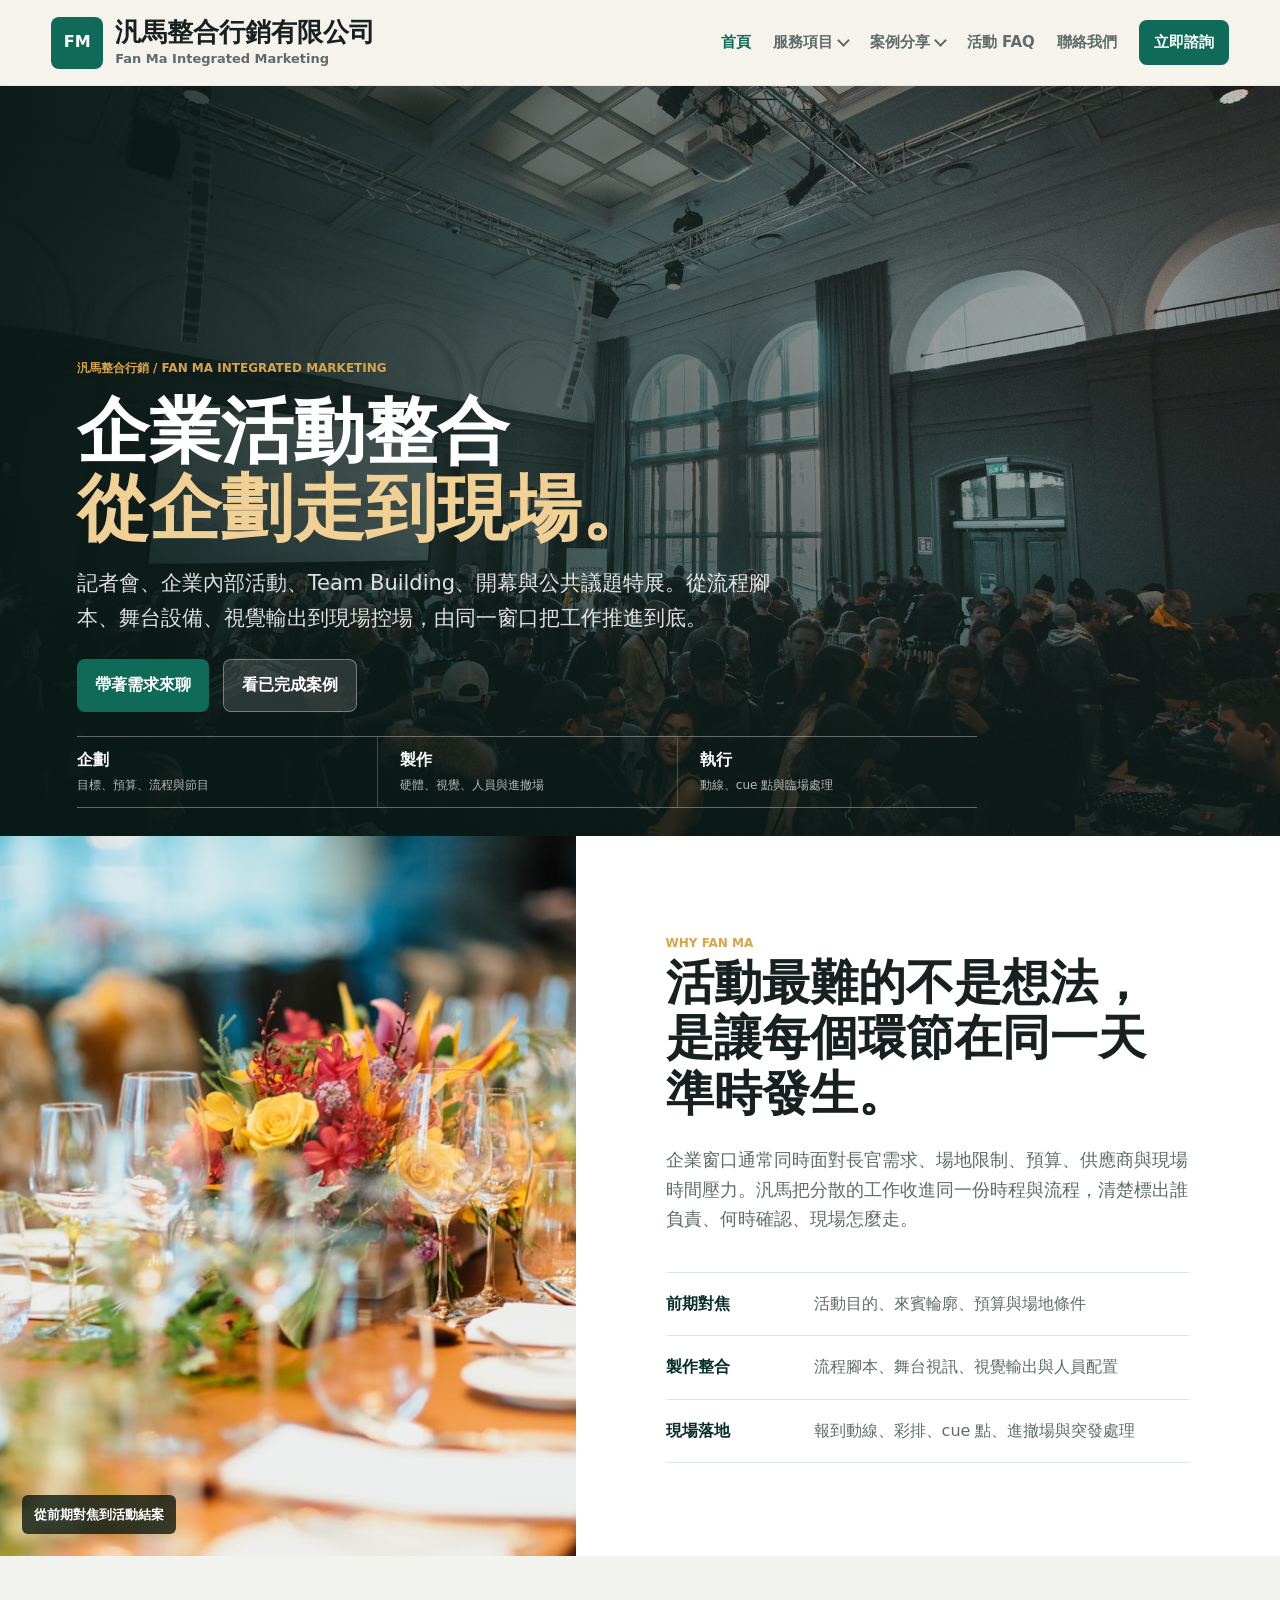
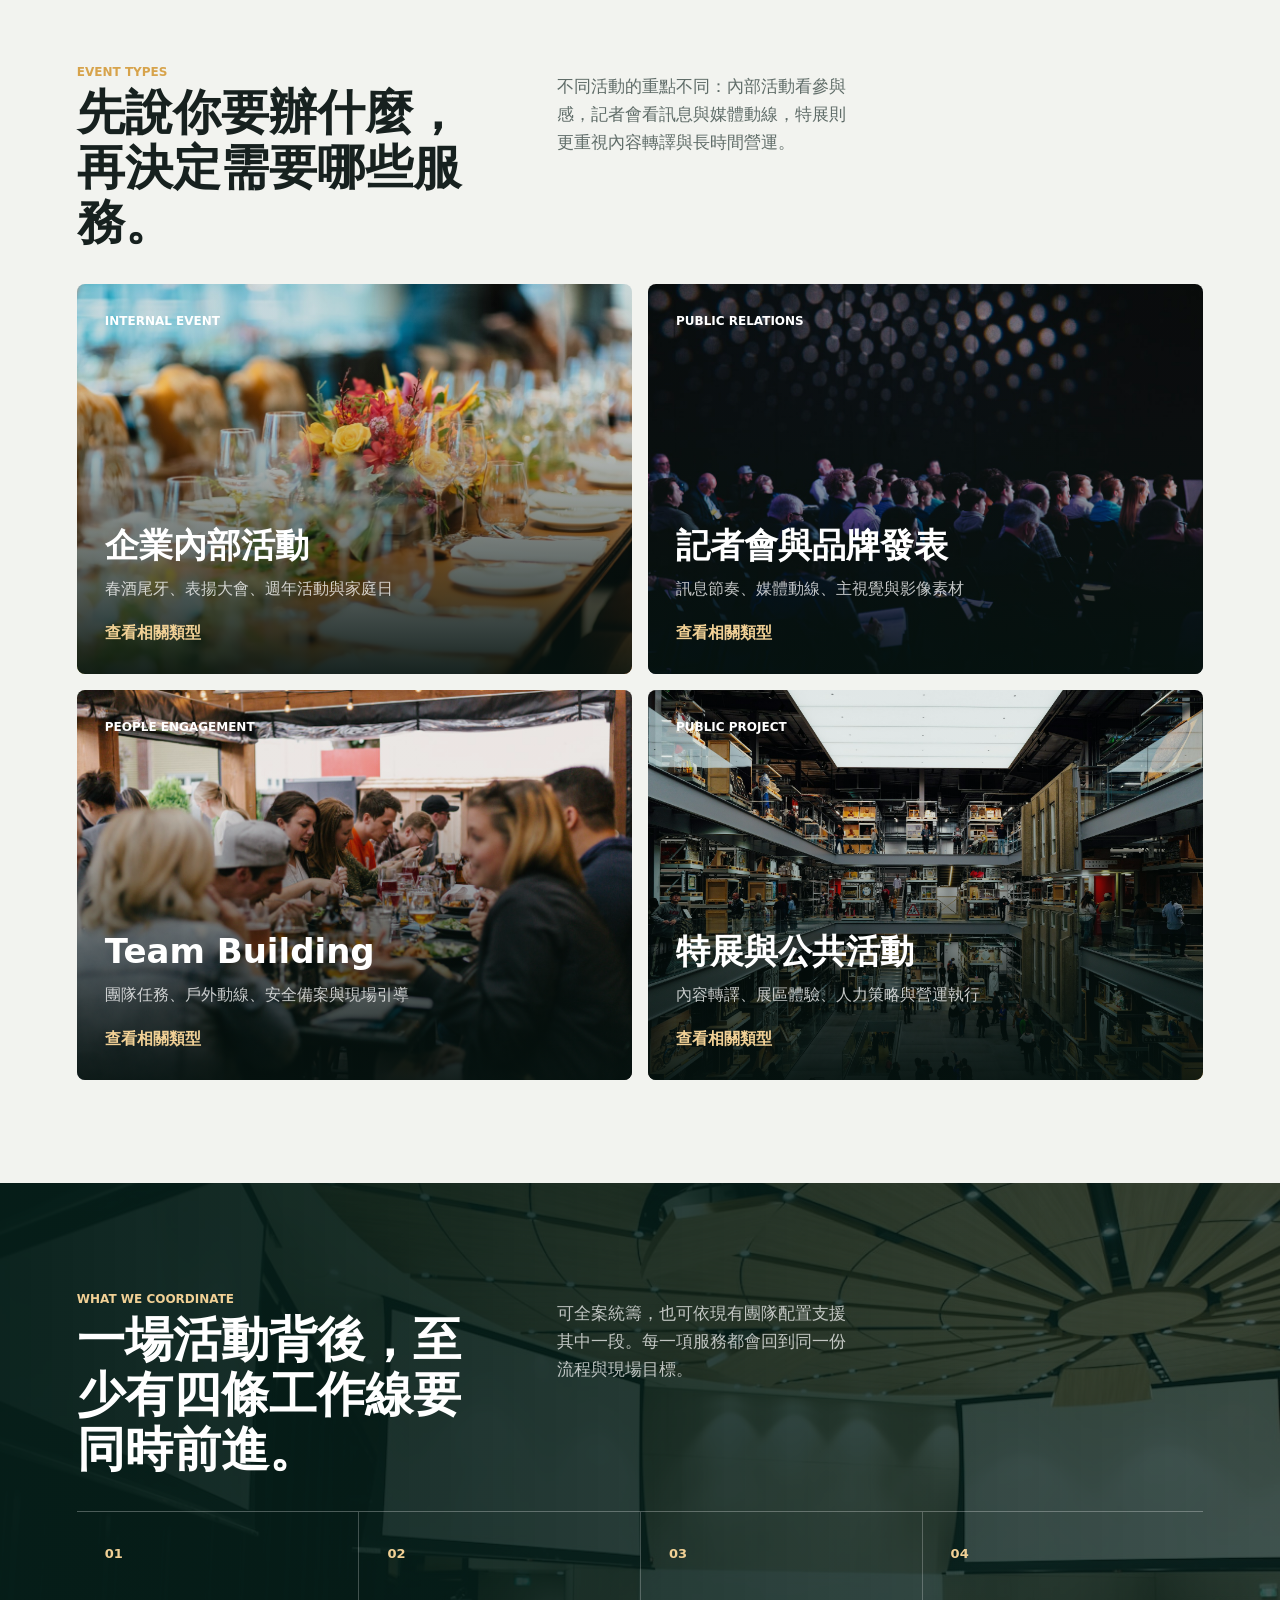
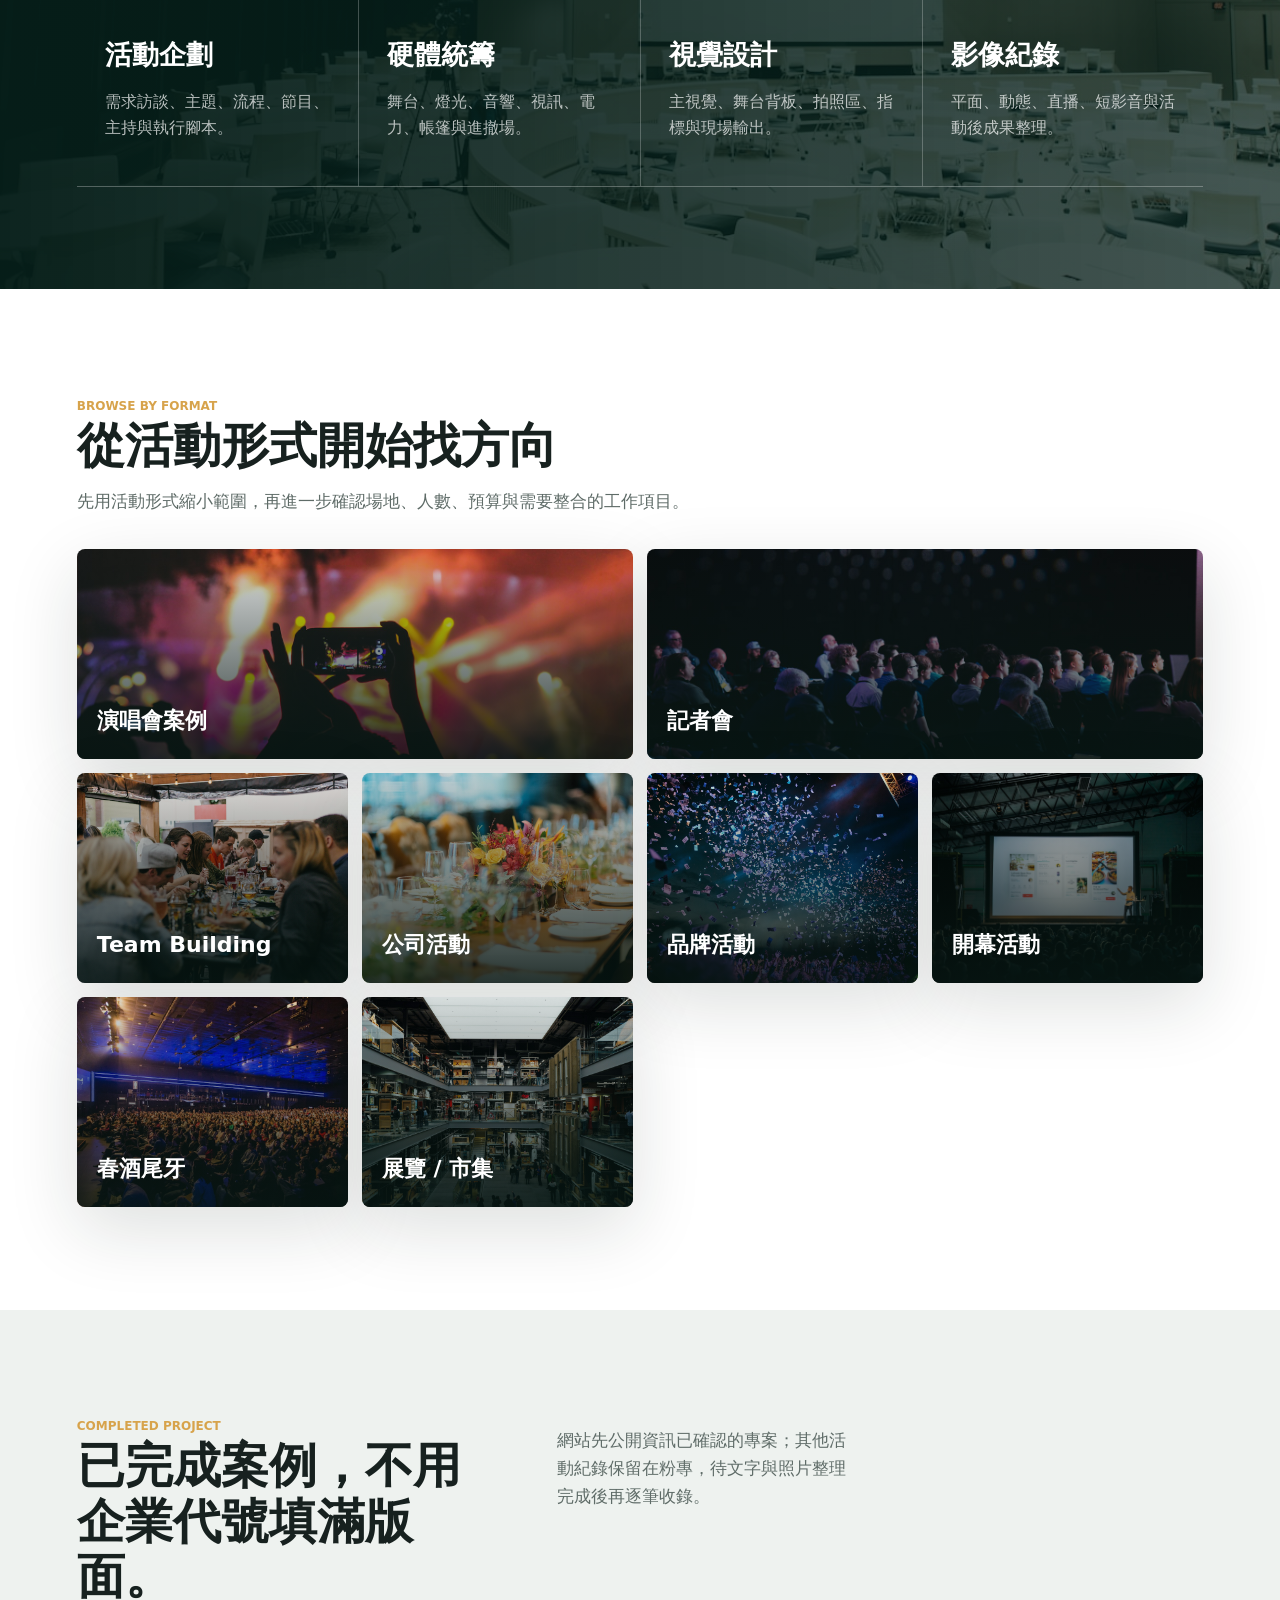
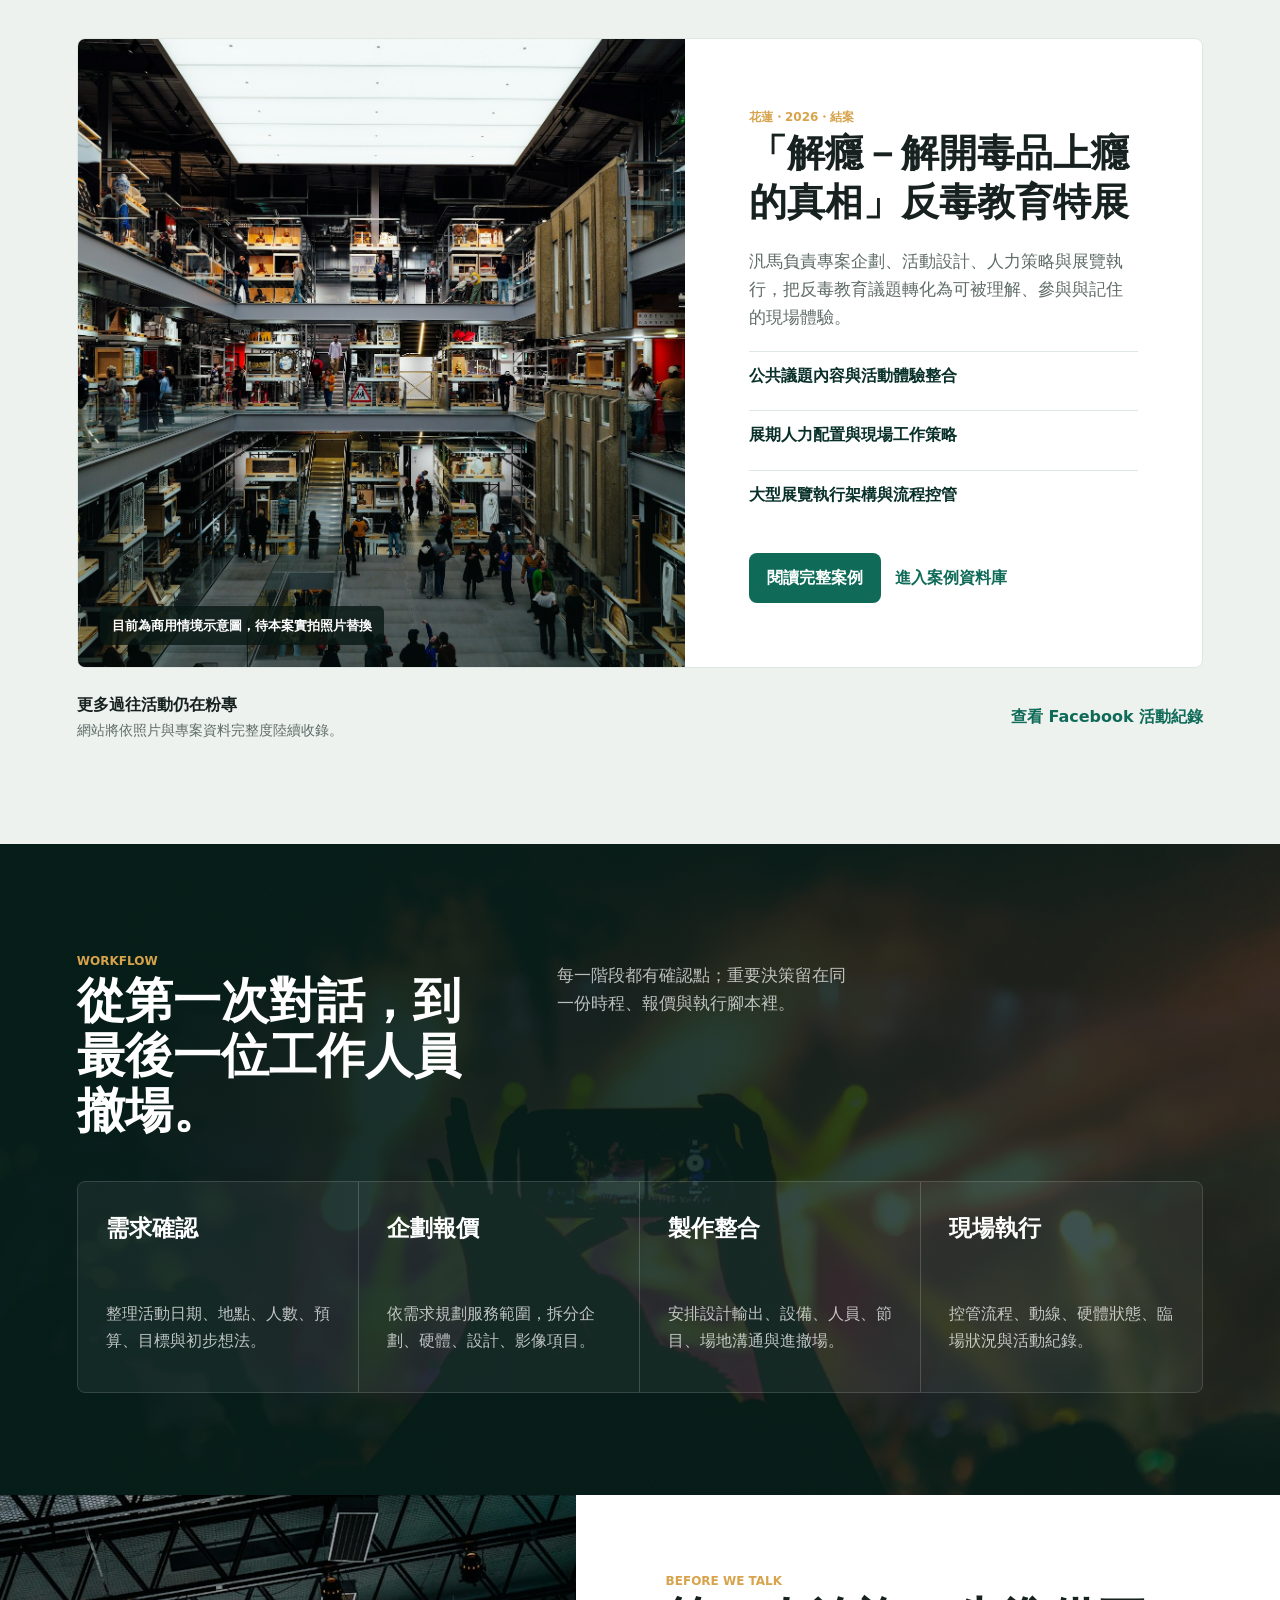
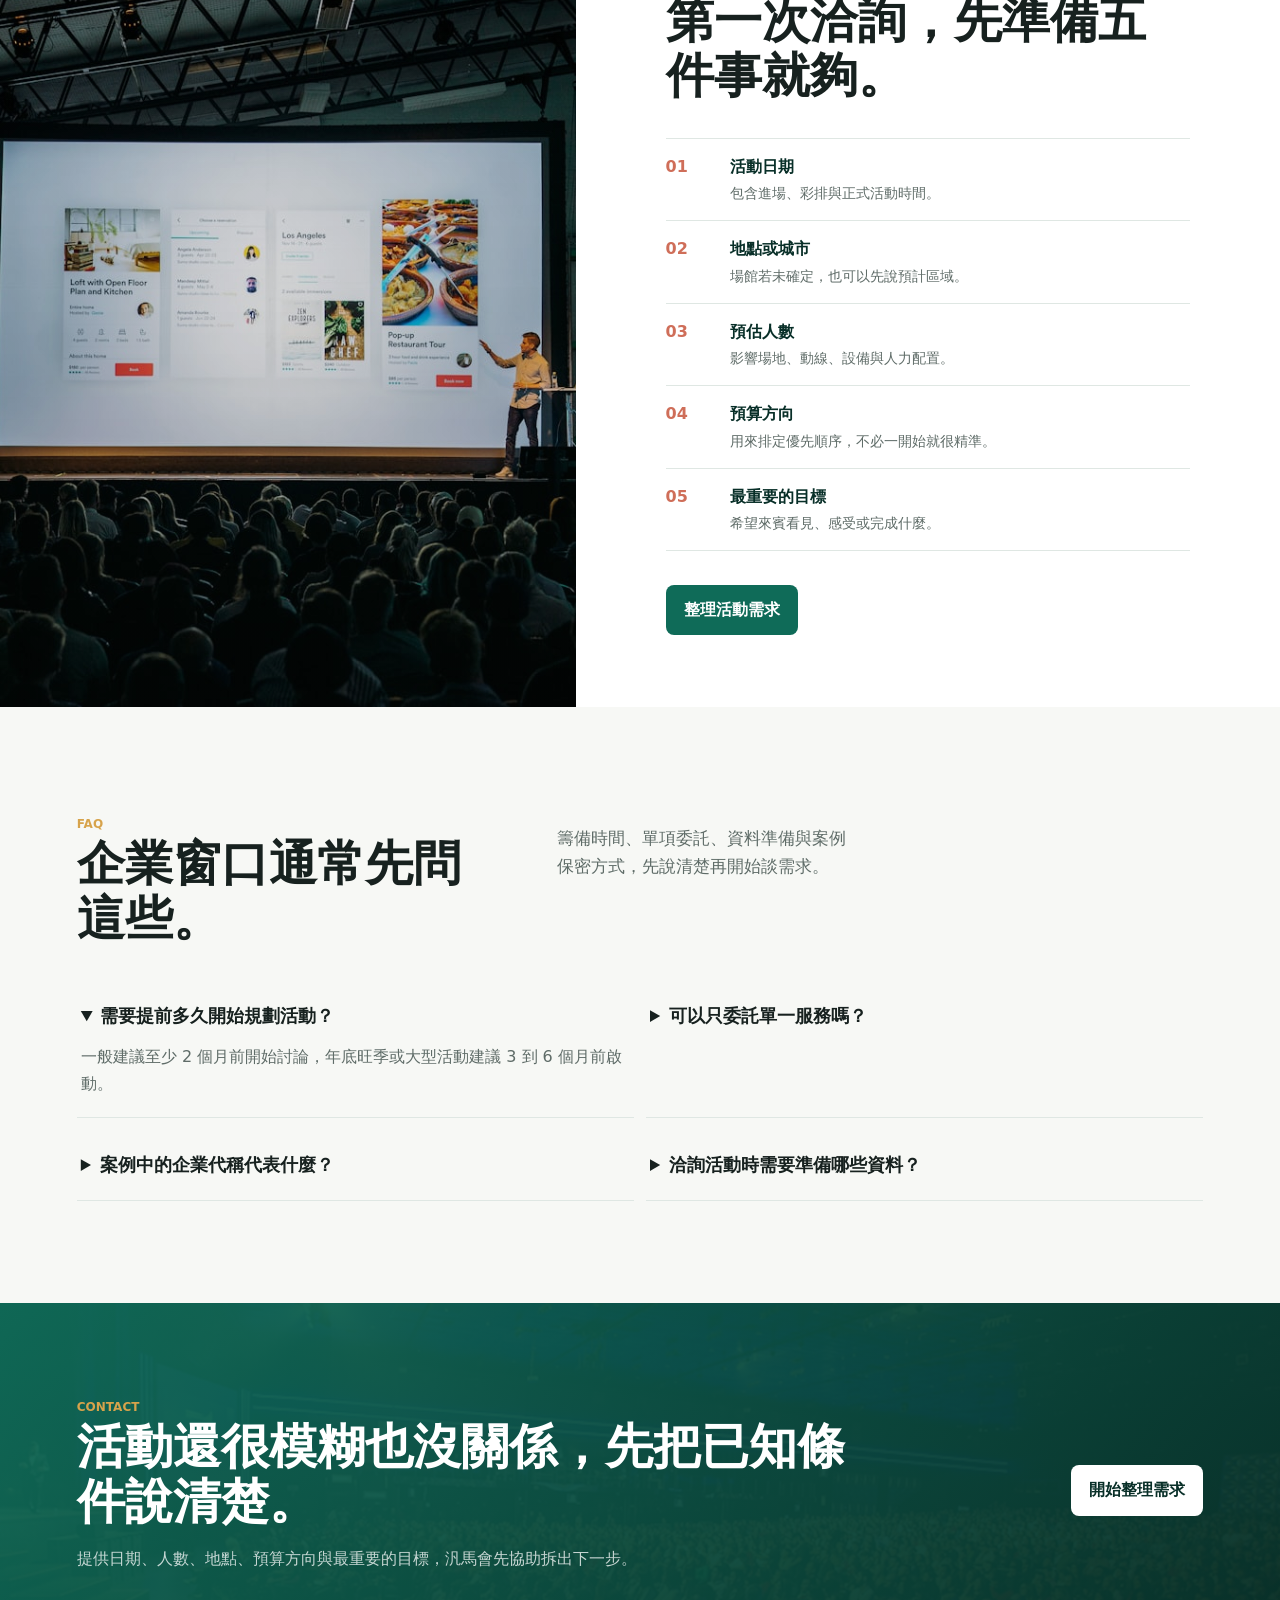
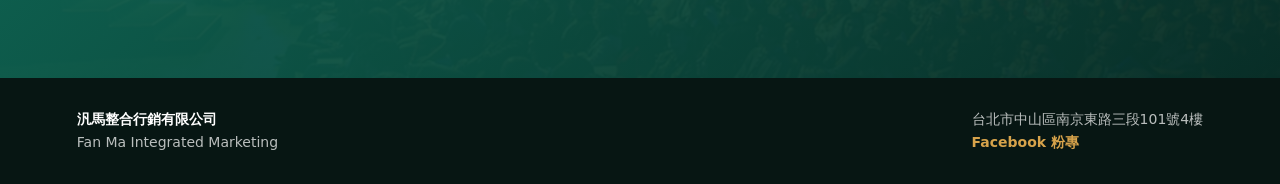
<file: index.html>
<!doctype html>
<html lang="zh-Hant">
  <head>
    <meta charset="UTF-8" />
    <meta name="viewport" content="width=device-width, initial-scale=1.0" />
    <title>汎馬整合行銷有限公司 | Fan Ma Integrated Marketing</title>
    <meta
      name="description"
      content="汎馬整合行銷有限公司協助企業活動、品牌活動、開幕儀式、家庭日與發表記者會，整合企劃、硬體、視覺與影像服務。"
    />
    <link rel="canonical" href="https://alen84204.github.io/fan-ma/" />
    <meta property="og:title" content="汎馬整合行銷有限公司 | Fan Ma Integrated Marketing" />
    <meta
      property="og:description"
      content="企業活動、記者會、Team Building、開幕典禮，一站式規劃與現場執行。"
    />
    <meta property="og:type" content="website" />
    <meta property="og:url" content="https://alen84204.github.io/fan-ma/" />
    <meta property="og:image" content="https://alen84204.github.io/fan-ma/assets/images/hero-event.jpg" />
    <link rel="stylesheet" href="styles.css" />
    <script type="application/ld+json">
      {
        "@context": "https://schema.org",
        "@type": "Organization",
        "name": "汎馬整合行銷有限公司",
        "alternateName": "Fan Ma Integrated Marketing",
        "url": "https://alen84204.github.io/fan-ma/",
        "sameAs": [
          "https://www.facebook.com/p/%E6%B1%8E%E9%A6%AC%E6%95%B4%E5%90%88%E8%A1%8C%E9%8A%B7-61558782960194/"
        ],
        "address": {
          "@type": "PostalAddress",
          "streetAddress": "南京東路三段101號4樓",
          "addressLocality": "中山區",
          "addressRegion": "台北市",
          "addressCountry": "TW"
        }
      }
    </script>
  </head>
  <body data-page="home">
    <header class="site-header">
      <a class="brand" href="index.html" aria-label="汎馬整合行銷有限公司首頁">
        <span class="brand-mark">FM</span>
        <span>
          <strong>汎馬整合行銷有限公司</strong>
          <small>Fan Ma Integrated Marketing</small>
        </span>
      </a>
      <button class="menu-toggle" type="button" aria-expanded="false" aria-controls="site-nav" aria-label="開啟選單">
        <span></span>
        <span></span>
        <span></span>
      </button>
      <nav class="site-nav" id="site-nav" aria-label="主要導覽">
        <a href="index.html" data-nav="home">首頁</a>
        <div class="nav-dropdown">
          <button class="nav-drop-button" type="button" data-nav="services" aria-expanded="false">服務項目</button>
          <div class="dropdown-menu">
            <a href="services.html#planning">活動企劃</a>
            <a href="services.html#hardware">硬體統籌</a>
            <a href="services.html#design">視覺設計</a>
            <a href="services.html#media">影像紀錄</a>
          </div>
        </div>
        <div class="nav-dropdown">
          <button class="nav-drop-button" type="button" data-nav="cases" aria-expanded="false">案例分享</button>
          <div class="dropdown-menu">
            <a href="cases.html?category=演唱會案例">演唱會案例</a>
            <a href="cases.html?category=記者會">記者會</a>
            <a href="cases.html?category=Team Building">Team Building</a>
            <a href="cases.html?category=公司活動">公司活動</a>
            <a href="cases.html?category=品牌活動">品牌活動</a>
            <a href="cases.html?category=開幕活動">開幕活動</a>
          </div>
        </div>
        <a href="faq.html" data-nav="faq">活動 FAQ</a>
        <a href="contact.html" data-nav="contact">聯絡我們</a>
        <a class="nav-cta" href="contact.html">立即諮詢</a>
      </nav>
    </header>

    <main>
      <section class="hero">
        <div class="hero-media hero-media-home" aria-hidden="true"></div>
        <div class="hero-overlay"></div>
        <div class="hero-content">
          <p class="eyebrow">汎馬整合行銷 / Fan Ma Integrated Marketing</p>
          <h1>企業活動整合<br /><span>從企劃走到現場。</span></h1>
          <p class="hero-copy">
            記者會、企業內部活動、Team Building、開幕與公共議題特展。從流程腳本、舞台設備、視覺輸出到現場控場，由同一窗口把工作推進到底。
          </p>
          <div class="hero-actions">
            <a class="button primary" href="contact.html">帶著需求來聊</a>
            <a class="button ghost" href="case.html?case=2026-anti-drug-education-exhibition">看已完成案例</a>
          </div>
          <dl class="hero-capabilities">
            <div>
              <dt>企劃</dt>
              <dd>目標、預算、流程與節目</dd>
            </div>
            <div>
              <dt>製作</dt>
              <dd>硬體、視覺、人員與進撤場</dd>
            </div>
            <div>
              <dt>執行</dt>
              <dd>動線、cue 點與臨場處理</dd>
            </div>
          </dl>
        </div>
      </section>

      <section class="section editorial-intro">
        <div class="editorial-media">
          <img src="assets/images/corporate.jpg" alt="企業活動會場情境示意" loading="lazy" />
          <span>從前期對焦到活動結案</span>
        </div>
        <div class="editorial-copy">
          <span class="section-label">Why Fan Ma</span>
          <h2>活動最難的不是想法，是讓每個環節在同一天準時發生。</h2>
          <p>
            企業窗口通常同時面對長官需求、場地限制、預算、供應商與現場時間壓力。汎馬把分散的工作收進同一份時程與流程，清楚標出誰負責、何時確認、現場怎麼走。
          </p>
          <div class="responsibility-list">
            <div><strong>前期對焦</strong><span>活動目的、來賓輪廓、預算與場地條件</span></div>
            <div><strong>製作整合</strong><span>流程腳本、舞台視訊、視覺輸出與人員配置</span></div>
            <div><strong>現場落地</strong><span>報到動線、彩排、cue 點、進撤場與突發處理</span></div>
          </div>
        </div>
      </section>

      <section class="section scenario-section">
        <div class="section-heading split">
          <div>
            <span class="section-label">Event types</span>
            <h2>先說你要辦什麼，再決定需要哪些服務。</h2>
          </div>
          <p>不同活動的重點不同：內部活動看參與感，記者會看訊息與媒體動線，特展則更重視內容轉譯與長時間營運。</p>
        </div>
        <div class="scenario-grid">
          <a class="scenario-card scenario-corporate" href="cases.html?category=公司活動">
            <span>Internal event</span>
            <div><h3>企業內部活動</h3><p>春酒尾牙、表揚大會、週年活動與家庭日</p><strong>查看相關類型</strong></div>
          </a>
          <a class="scenario-card scenario-press" href="cases.html?category=記者會">
            <span>Public relations</span>
            <div><h3>記者會與品牌發表</h3><p>訊息節奏、媒體動線、主視覺與影像素材</p><strong>查看相關類型</strong></div>
          </a>
          <a class="scenario-card scenario-team" href="cases.html?category=Team Building">
            <span>People engagement</span>
            <div><h3>Team Building</h3><p>團隊任務、戶外動線、安全備案與現場引導</p><strong>查看相關類型</strong></div>
          </a>
          <a class="scenario-card scenario-exhibition" href="cases.html?category=展覽市集">
            <span>Public project</span>
            <div><h3>特展與公共活動</h3><p>內容轉譯、展區體驗、人力策略與營運執行</p><strong>查看相關類型</strong></div>
          </a>
        </div>
      </section>

      <section class="section production-scope">
        <div class="section-heading split">
          <div>
            <span class="section-label">What we coordinate</span>
            <h2>一場活動背後，至少有四條工作線要同時前進。</h2>
          </div>
          <p>可全案統籌，也可依現有團隊配置支援其中一段。每一項服務都會回到同一份流程與現場目標。</p>
        </div>
        <div class="scope-grid">
          <a href="services.html#planning"><span>01</span><h3>活動企劃</h3><p>需求訪談、主題、流程、節目、主持與執行腳本。</p></a>
          <a href="services.html#hardware"><span>02</span><h3>硬體統籌</h3><p>舞台、燈光、音響、視訊、電力、帳篷與進撤場。</p></a>
          <a href="services.html#design"><span>03</span><h3>視覺設計</h3><p>主視覺、舞台背板、拍照區、指標與現場輸出。</p></a>
          <a href="services.html#media"><span>04</span><h3>影像紀錄</h3><p>平面、動態、直播、短影音與活動後成果整理。</p></a>
        </div>
      </section>

      <section class="section category-section">
        <div class="section-heading">
          <span class="section-label">Browse by format</span>
          <h2>從活動形式開始找方向</h2>
          <p>先用活動形式縮小範圍，再進一步確認場地、人數、預算與需要整合的工作項目。</p>
        </div>
        <div class="category-grid">
          <a class="category-card concert" href="cases.html?category=演唱會案例"><span>演唱會案例</span></a>
          <a class="category-card press" href="cases.html?category=記者會"><span>記者會</span></a>
          <a class="category-card team" href="cases.html?category=Team Building"><span>Team Building</span></a>
          <a class="category-card company" href="cases.html?category=公司活動"><span>公司活動</span></a>
          <a class="category-card brand" href="cases.html?category=品牌活動"><span>品牌活動</span></a>
          <a class="category-card opening" href="cases.html?category=開幕活動"><span>開幕活動</span></a>
          <a class="category-card banquet" href="cases.html?category=春酒尾牙"><span>春酒尾牙</span></a>
          <a class="category-card exhibition" href="cases.html?category=展覽市集"><span>展覽 / 市集</span></a>
        </div>
      </section>

      <section class="section featured-section">
        <div class="section-heading split">
          <div>
            <span class="section-label">Completed project</span>
            <h2>已完成案例，不用企業代號填滿版面。</h2>
          </div>
          <p>網站先公開資訊已確認的專案；其他活動紀錄保留在粉專，待文字與照片整理完成後再逐筆收錄。</p>
        </div>
        <article class="case-spotlight">
          <div class="spotlight-media">
            <img src="assets/images/exhibition-space.jpg" alt="反毒教育特展情境示意圖片" loading="lazy" />
            <span>目前為商用情境示意圖，待本案實拍照片替換</span>
          </div>
          <div class="spotlight-content">
            <span class="section-label">花蓮・2026・結案</span>
            <h3>「解癮－解開毒品上癮的真相」反毒教育特展</h3>
            <p>汎馬負責專案企劃、活動設計、人力策略與展覽執行，把反毒教育議題轉化為可被理解、參與與記住的現場體驗。</p>
            <ul>
              <li>公共議題內容與活動體驗整合</li>
              <li>展期人力配置與現場工作策略</li>
              <li>大型展覽執行架構與流程控管</li>
            </ul>
            <div class="hero-actions">
              <a class="button primary" href="case.html?case=2026-anti-drug-education-exhibition">閱讀完整案例</a>
              <a class="text-link" href="cases.html">進入案例資料庫</a>
            </div>
          </div>
        </article>
        <div class="archive-strip">
          <div><strong>更多過往活動仍在粉專</strong><span>網站將依照片與專案資料完整度陸續收錄。</span></div>
          <a href="https://www.facebook.com/p/%E6%B1%8E%E9%A6%AC%E6%95%B4%E5%90%88%E8%A1%8C%E9%8A%B7-61558782960194/" target="_blank" rel="noreferrer">查看 Facebook 活動紀錄</a>
        </div>
      </section>

      <section class="section process-section">
        <div class="section-heading split">
          <div>
            <span class="section-label">Workflow</span>
            <h2>從第一次對話，到最後一位工作人員撤場。</h2>
          </div>
          <p>每一階段都有確認點；重要決策留在同一份時程、報價與執行腳本裡。</p>
        </div>
        <ol class="timeline">
          <li>
            <strong>需求確認</strong>
            <span>整理活動日期、地點、人數、預算、目標與初步想法。</span>
          </li>
          <li>
            <strong>企劃報價</strong>
            <span>依需求規劃服務範圍，拆分企劃、硬體、設計、影像項目。</span>
          </li>
          <li>
            <strong>製作整合</strong>
            <span>安排設計輸出、設備、人員、節目、場地溝通與進撤場。</span>
          </li>
          <li>
            <strong>現場執行</strong>
            <span>控管流程、動線、硬體狀態、臨場狀況與活動紀錄。</span>
          </li>
        </ol>
      </section>

      <section class="brief-section">
        <div class="brief-media" aria-hidden="true"></div>
        <div class="brief-content">
          <span class="section-label">Before we talk</span>
          <h2>第一次洽詢，先準備五件事就夠。</h2>
          <ol>
            <li><span>01</span><div><strong>活動日期</strong><p>包含進場、彩排與正式活動時間。</p></div></li>
            <li><span>02</span><div><strong>地點或城市</strong><p>場館若未確定，也可以先說預計區域。</p></div></li>
            <li><span>03</span><div><strong>預估人數</strong><p>影響場地、動線、設備與人力配置。</p></div></li>
            <li><span>04</span><div><strong>預算方向</strong><p>用來排定優先順序，不必一開始就很精準。</p></div></li>
            <li><span>05</span><div><strong>最重要的目標</strong><p>希望來賓看見、感受或完成什麼。</p></div></li>
          </ol>
          <a class="button primary" href="contact.html">整理活動需求</a>
        </div>
      </section>

      <section class="section faq-preview">
        <div class="section-heading split">
          <div>
            <span class="section-label">FAQ</span>
            <h2>企業窗口通常先問這些。</h2>
          </div>
          <p>籌備時間、單項委託、資料準備與案例保密方式，先說清楚再開始談需求。</p>
        </div>
        <div class="faq-list two-column">
          <details open>
            <summary>需要提前多久開始規劃活動？</summary>
            <p>一般建議至少 2 個月前開始討論，年底旺季或大型活動建議 3 到 6 個月前啟動。</p>
          </details>
          <details>
            <summary>可以只委託單一服務嗎？</summary>
            <p>可以。若已有企劃，也可以只協助硬體、視覺、影像或現場執行。</p>
          </details>
          <details>
            <summary>案例中的企業代稱代表什麼？</summary>
            <p>為保護客戶隱私，部分案例會先以企業A、品牌B等方式呈現；實際合作內容可於洽談時進一步說明。</p>
          </details>
          <details>
            <summary>洽詢活動時需要準備哪些資料？</summary>
            <p>建議先提供活動日期、地點、人數、活動類型、預算範圍與希望汎馬協助的服務項目。</p>
          </details>
        </div>
      </section>

      <section class="contact-band">
        <div>
          <span class="section-label">Contact</span>
          <h2>活動還很模糊也沒關係，先把已知條件說清楚。</h2>
          <p>提供日期、人數、地點、預算方向與最重要的目標，汎馬會先協助拆出下一步。</p>
        </div>
        <a class="button primary light" href="contact.html">開始整理需求</a>
      </section>
    </main>

    <footer class="site-footer">
      <div>
        <strong>汎馬整合行銷有限公司</strong>
        <span>Fan Ma Integrated Marketing</span>
      </div>
      <div>
        <span>台北市中山區南京東路三段101號4樓</span>
        <a href="https://www.facebook.com/p/%E6%B1%8E%E9%A6%AC%E6%95%B4%E5%90%88%E8%A1%8C%E9%8A%B7-61558782960194/" target="_blank" rel="noreferrer">Facebook 粉專</a>
      </div>
    </footer>

    <script src="data.js"></script>
    <script src="script.js"></script>
  </body>
</html>
</file>
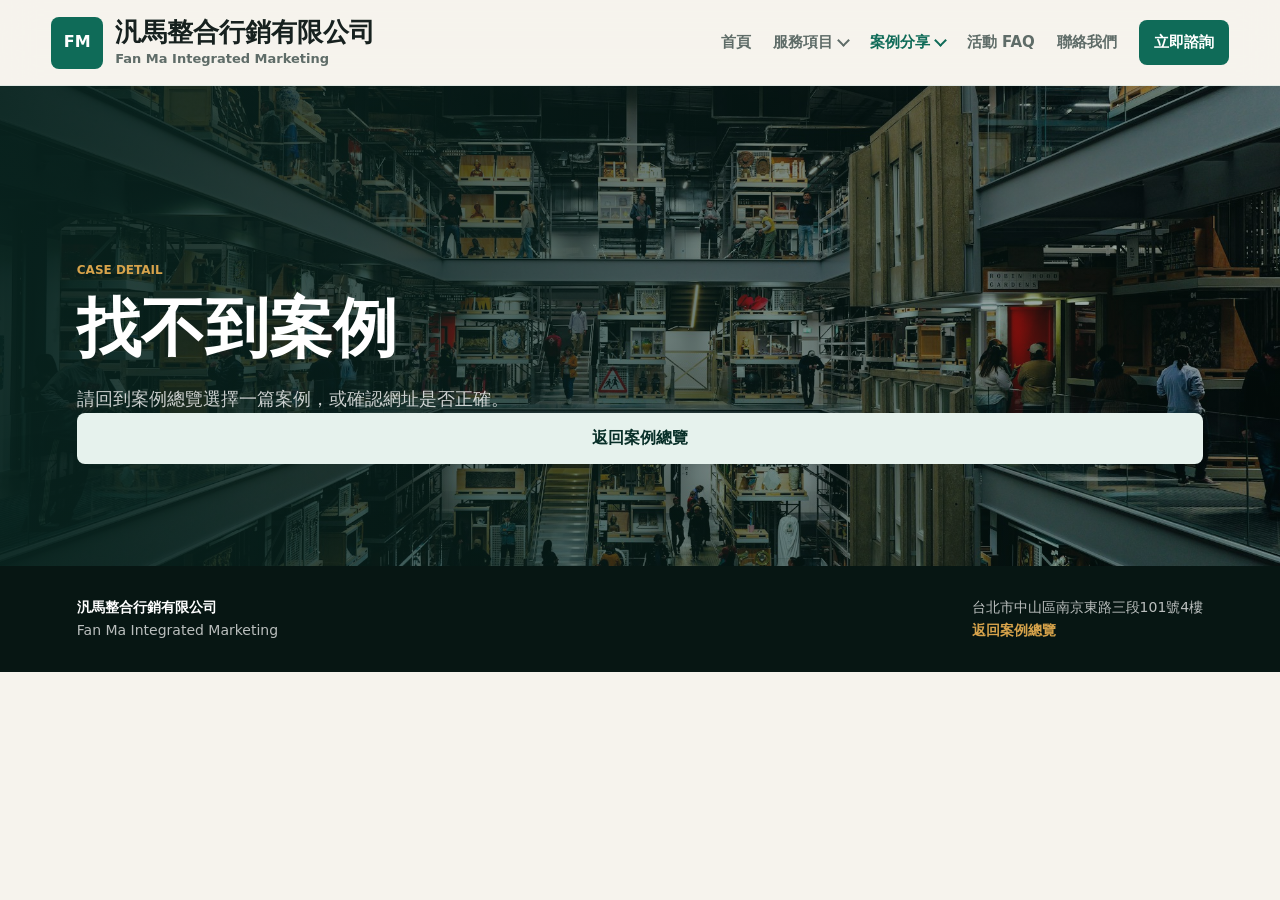
<file: case.html>
<!doctype html>
<html lang="zh-Hant">
  <head>
    <meta charset="UTF-8" />
    <meta name="viewport" content="width=device-width, initial-scale=1.0" />
    <title>案例內容 | 汎馬整合行銷有限公司</title>
    <meta name="description" content="汎馬整合行銷有限公司活動案例內容，包含活動分類、服務項目、執行亮點與聯絡入口。" />
    <link rel="stylesheet" href="styles.css" />
  </head>
  <body data-page="cases">
    <header class="site-header">
      <a class="brand" href="index.html" aria-label="汎馬整合行銷有限公司首頁">
        <span class="brand-mark">FM</span>
        <span>
          <strong>汎馬整合行銷有限公司</strong>
          <small>Fan Ma Integrated Marketing</small>
        </span>
      </a>
      <button class="menu-toggle" type="button" aria-expanded="false" aria-controls="site-nav" aria-label="開啟選單">
        <span></span><span></span><span></span>
      </button>
      <nav class="site-nav" id="site-nav" aria-label="主要導覽">
        <a href="index.html" data-nav="home">首頁</a>
        <div class="nav-dropdown">
          <button class="nav-drop-button" type="button" data-nav="services" aria-expanded="false">服務項目</button>
          <div class="dropdown-menu">
            <a href="services.html#planning">活動企劃</a>
            <a href="services.html#hardware">硬體統籌</a>
            <a href="services.html#design">視覺設計</a>
            <a href="services.html#media">影像紀錄</a>
          </div>
        </div>
        <div class="nav-dropdown">
          <button class="nav-drop-button" type="button" data-nav="cases" aria-expanded="false">案例分享</button>
          <div class="dropdown-menu">
            <a href="cases.html?category=演唱會案例">演唱會案例</a>
            <a href="cases.html?category=記者會">記者會</a>
            <a href="cases.html?category=Team Building">Team Building</a>
            <a href="cases.html?category=公司活動">公司活動</a>
            <a href="cases.html?category=品牌活動">品牌活動</a>
            <a href="cases.html?category=開幕活動">開幕活動</a>
          </div>
        </div>
        <a href="faq.html" data-nav="faq">活動 FAQ</a>
        <a href="contact.html" data-nav="contact">聯絡我們</a>
        <a class="nav-cta" href="contact.html">立即諮詢</a>
      </nav>
    </header>

    <main data-case-detail>
      <section class="page-hero">
        <span class="section-label">Case detail</span>
        <h1>案例載入中</h1>
        <p>如果沒有指定案例，請回到案例總覽選擇一篇。</p>
      </section>
    </main>

    <footer class="site-footer">
      <div>
        <strong>汎馬整合行銷有限公司</strong>
        <span>Fan Ma Integrated Marketing</span>
      </div>
      <div>
        <span>台北市中山區南京東路三段101號4樓</span>
        <a href="cases.html">返回案例總覽</a>
      </div>
    </footer>

    <script src="data.js"></script>
    <script src="script.js"></script>
  </body>
</html>
</file>
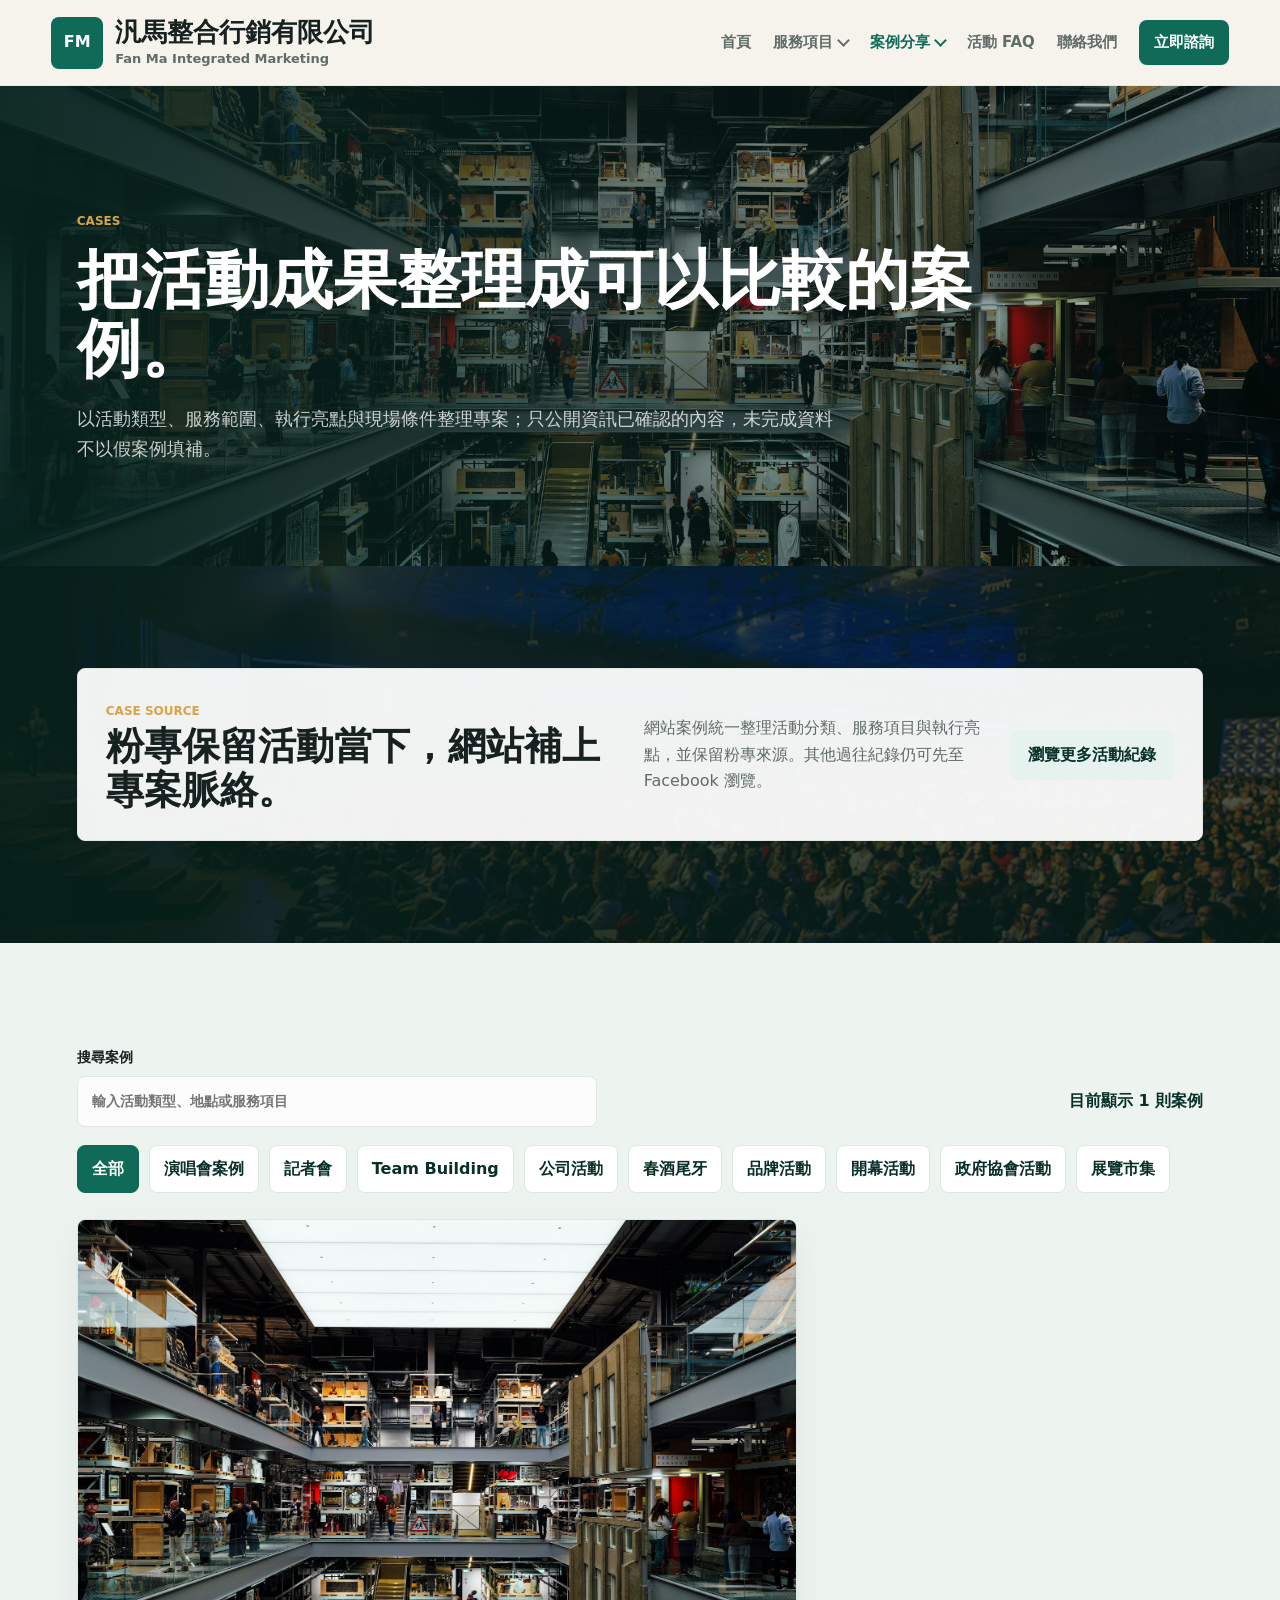
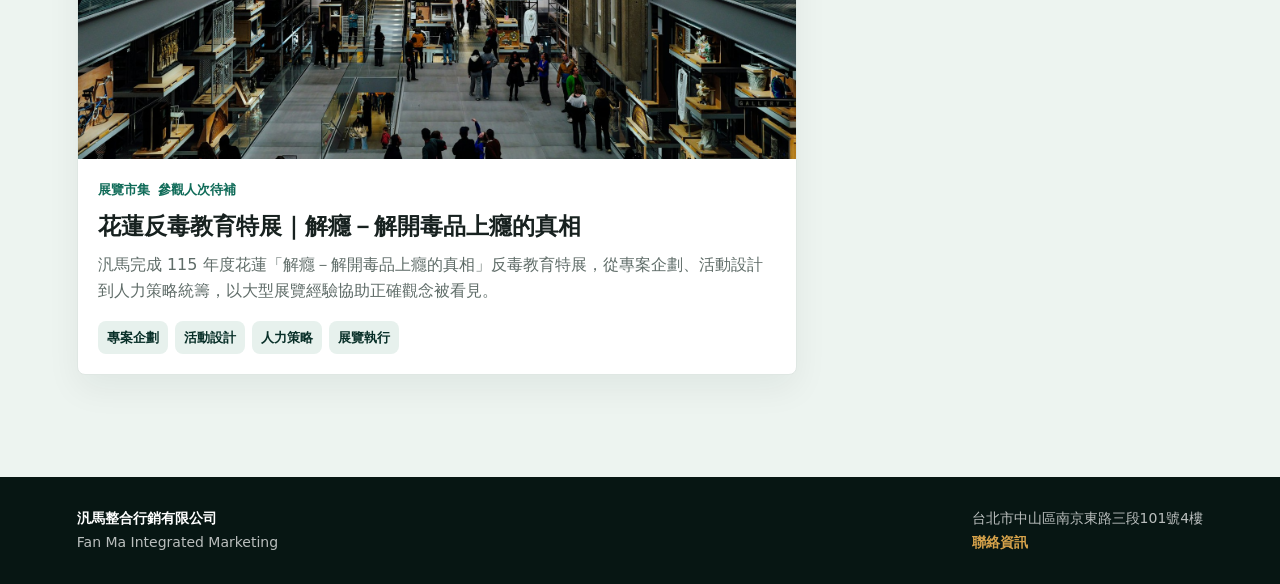
<file: cases.html>
<!doctype html>
<html lang="zh-Hant">
  <head>
    <meta charset="UTF-8" />
    <meta name="viewport" content="width=device-width, initial-scale=1.0" />
    <title>案例分享 | 汎馬整合行銷有限公司</title>
    <meta name="description" content="汎馬整合行銷有限公司案例總覽，包含演唱會、記者會、Team Building、公司活動、品牌活動與開幕活動。" />
    <link rel="stylesheet" href="styles.css" />
  </head>
  <body data-page="cases">
    <header class="site-header">
      <a class="brand" href="index.html" aria-label="汎馬整合行銷有限公司首頁">
        <span class="brand-mark">FM</span>
        <span>
          <strong>汎馬整合行銷有限公司</strong>
          <small>Fan Ma Integrated Marketing</small>
        </span>
      </a>
      <button class="menu-toggle" type="button" aria-expanded="false" aria-controls="site-nav" aria-label="開啟選單">
        <span></span><span></span><span></span>
      </button>
      <nav class="site-nav" id="site-nav" aria-label="主要導覽">
        <a href="index.html" data-nav="home">首頁</a>
        <div class="nav-dropdown">
          <button class="nav-drop-button" type="button" data-nav="services" aria-expanded="false">服務項目</button>
          <div class="dropdown-menu">
            <a href="services.html#planning">活動企劃</a>
            <a href="services.html#hardware">硬體統籌</a>
            <a href="services.html#design">視覺設計</a>
            <a href="services.html#media">影像紀錄</a>
          </div>
        </div>
        <div class="nav-dropdown">
          <button class="nav-drop-button" type="button" data-nav="cases" aria-expanded="false">案例分享</button>
          <div class="dropdown-menu">
            <a href="cases.html?category=演唱會案例">演唱會案例</a>
            <a href="cases.html?category=記者會">記者會</a>
            <a href="cases.html?category=Team Building">Team Building</a>
            <a href="cases.html?category=公司活動">公司活動</a>
            <a href="cases.html?category=品牌活動">品牌活動</a>
            <a href="cases.html?category=開幕活動">開幕活動</a>
          </div>
        </div>
        <a href="faq.html" data-nav="faq">活動 FAQ</a>
        <a href="contact.html" data-nav="contact">聯絡我們</a>
        <a class="nav-cta" href="contact.html">立即諮詢</a>
      </nav>
    </header>

    <main>
      <section class="page-hero">
        <span class="section-label">Cases</span>
        <h1>把活動成果整理成可以比較的案例。</h1>
        <p>以活動類型、服務範圍、執行亮點與現場條件整理專案；只公開資訊已確認的內容，未完成資料不以假案例填補。</p>
      </section>

      <section class="section source-note-section">
        <div class="source-note">
          <div>
            <span class="section-label">Case source</span>
            <h2>粉專保留活動當下，網站補上專案脈絡。</h2>
          </div>
          <p>
            網站案例統一整理活動分類、服務項目與執行亮點，並保留粉專來源。其他過往紀錄仍可先至 Facebook 瀏覽。
          </p>
          <a class="button secondary" href="https://www.facebook.com/p/%E6%B1%8E%E9%A6%AC%E6%95%B4%E5%90%88%E8%A1%8C%E9%8A%B7-61558782960194/" target="_blank" rel="noreferrer">瀏覽更多活動紀錄</a>
        </div>
      </section>

      <section class="section case-browser">
        <div class="case-toolbar">
          <label>
            搜尋案例
            <input data-case-search type="search" placeholder="輸入活動類型、地點或服務項目" />
          </label>
          <p data-case-count></p>
        </div>
        <div class="filter-bar" data-category-filters></div>
        <div class="case-list" data-case-list></div>
      </section>
    </main>

    <footer class="site-footer">
      <div>
        <strong>汎馬整合行銷有限公司</strong>
        <span>Fan Ma Integrated Marketing</span>
      </div>
      <div>
        <span>台北市中山區南京東路三段101號4樓</span>
        <a href="contact.html">聯絡資訊</a>
      </div>
    </footer>

    <script src="data.js"></script>
    <script src="script.js"></script>
  </body>
</html>
</file>
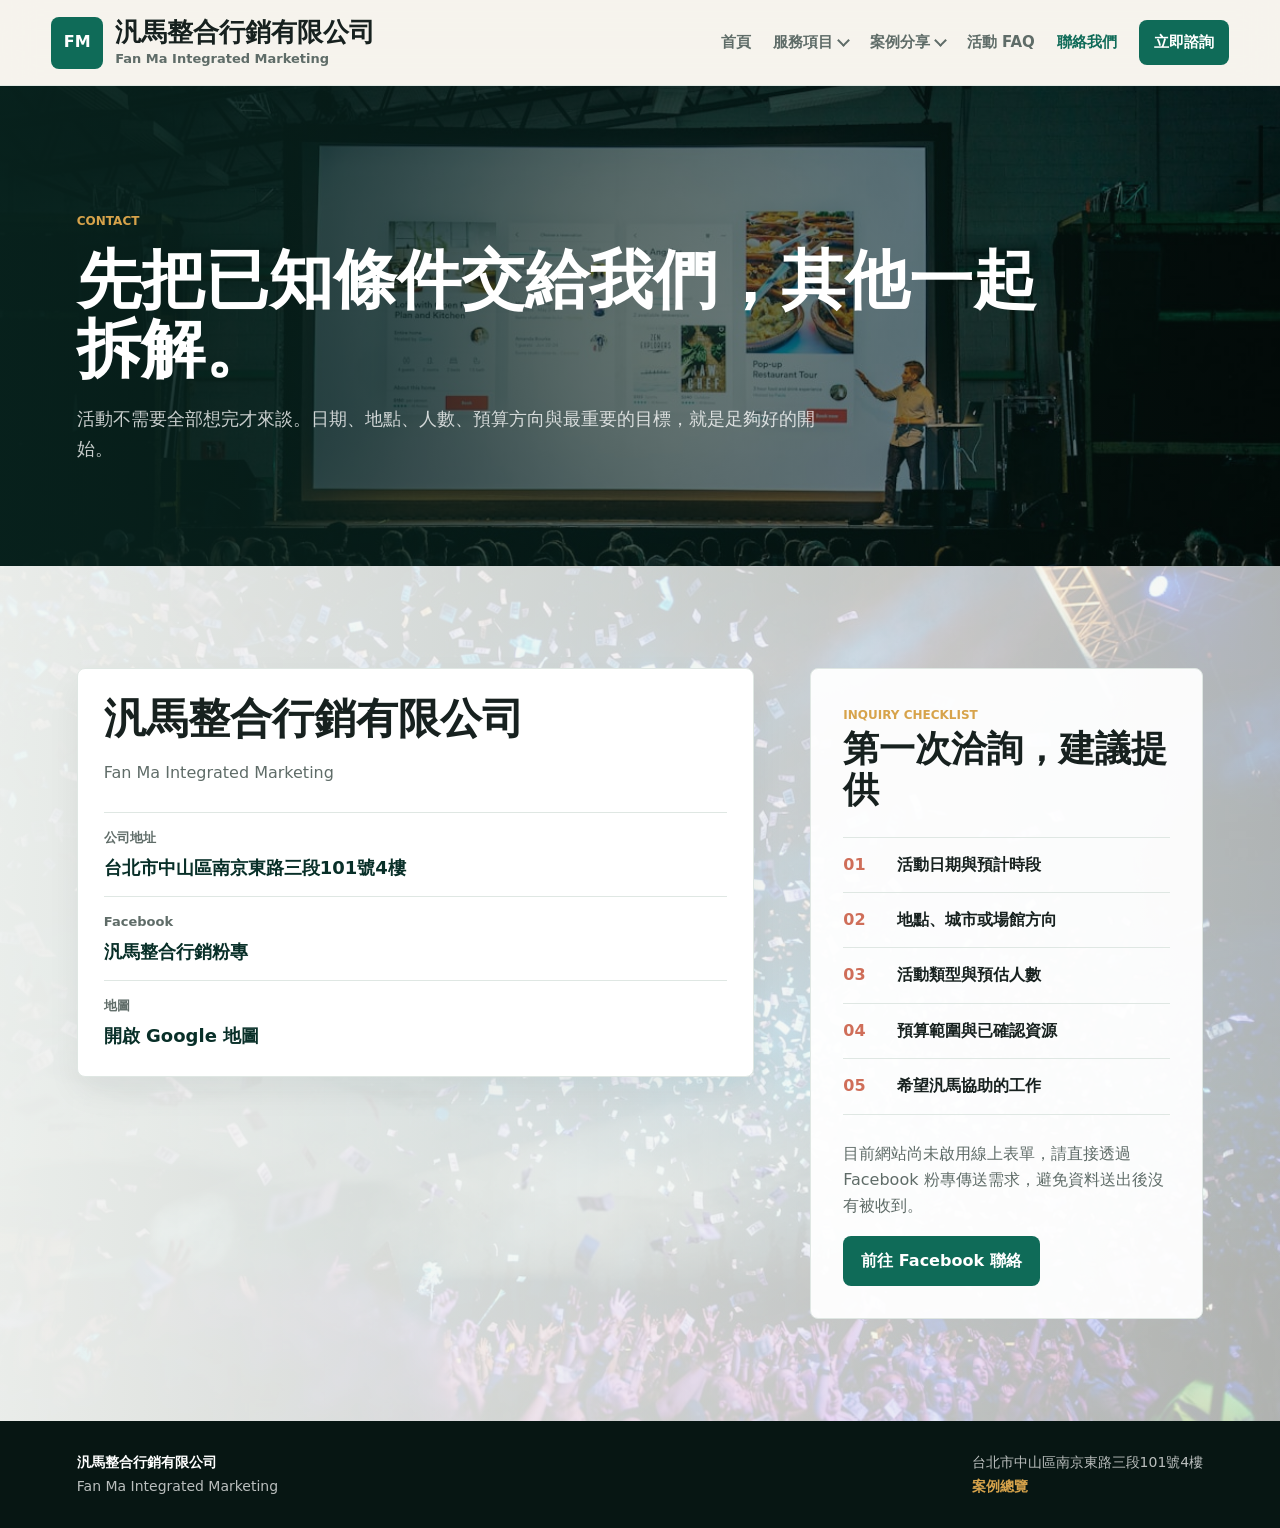
<file: contact.html>
<!doctype html>
<html lang="zh-Hant">
  <head>
    <meta charset="UTF-8" />
    <meta name="viewport" content="width=device-width, initial-scale=1.0" />
    <title>聯絡我們 | 汎馬整合行銷有限公司</title>
    <meta name="description" content="聯絡汎馬整合行銷有限公司，地址：台北市中山區南京東路三段101號4樓。" />
    <link rel="stylesheet" href="styles.css" />
  </head>
  <body data-page="contact">
    <header class="site-header">
      <a class="brand" href="index.html" aria-label="汎馬整合行銷有限公司首頁">
        <span class="brand-mark">FM</span>
        <span>
          <strong>汎馬整合行銷有限公司</strong>
          <small>Fan Ma Integrated Marketing</small>
        </span>
      </a>
      <button class="menu-toggle" type="button" aria-expanded="false" aria-controls="site-nav" aria-label="開啟選單">
        <span></span><span></span><span></span>
      </button>
      <nav class="site-nav" id="site-nav" aria-label="主要導覽">
        <a href="index.html" data-nav="home">首頁</a>
        <div class="nav-dropdown">
          <button class="nav-drop-button" type="button" data-nav="services" aria-expanded="false">服務項目</button>
          <div class="dropdown-menu">
            <a href="services.html#planning">活動企劃</a>
            <a href="services.html#hardware">硬體統籌</a>
            <a href="services.html#design">視覺設計</a>
            <a href="services.html#media">影像紀錄</a>
          </div>
        </div>
        <div class="nav-dropdown">
          <button class="nav-drop-button" type="button" data-nav="cases" aria-expanded="false">案例分享</button>
          <div class="dropdown-menu">
            <a href="cases.html?category=演唱會案例">演唱會案例</a>
            <a href="cases.html?category=記者會">記者會</a>
            <a href="cases.html?category=Team Building">Team Building</a>
            <a href="cases.html?category=公司活動">公司活動</a>
            <a href="cases.html?category=品牌活動">品牌活動</a>
            <a href="cases.html?category=開幕活動">開幕活動</a>
          </div>
        </div>
        <a href="faq.html" data-nav="faq">活動 FAQ</a>
        <a href="contact.html" data-nav="contact">聯絡我們</a>
        <a class="nav-cta" href="contact.html">立即諮詢</a>
      </nav>
    </header>

    <main>
      <section class="page-hero">
        <span class="section-label">Contact</span>
        <h1>先把已知條件交給我們，其他一起拆解。</h1>
        <p>活動不需要全部想完才來談。日期、地點、人數、預算方向與最重要的目標，就是足夠好的開始。</p>
      </section>

      <section class="section contact-page">
        <div class="contact-panel">
          <h2>汎馬整合行銷有限公司</h2>
          <p>Fan Ma Integrated Marketing</p>
          <ul class="contact-list">
            <li>
              <span>公司地址</span>
              <strong>台北市中山區南京東路三段101號4樓</strong>
            </li>
            <li>
              <span>Facebook</span>
              <a href="https://www.facebook.com/p/%E6%B1%8E%E9%A6%AC%E6%95%B4%E5%90%88%E8%A1%8C%E9%8A%B7-61558782960194/" target="_blank" rel="noreferrer">汎馬整合行銷粉專</a>
            </li>
            <li>
              <span>地圖</span>
              <a href="https://www.google.com/maps/search/?api=1&query=%E5%8F%B0%E5%8C%97%E5%B8%82%E4%B8%AD%E5%B1%B1%E5%8D%80%E5%8D%97%E4%BA%AC%E6%9D%B1%E8%B7%AF%E4%B8%89%E6%AE%B5101%E8%99%9F4%E6%A8%93" target="_blank" rel="noreferrer">開啟 Google 地圖</a>
            </li>
          </ul>
        </div>

        <div class="inquiry-panel">
          <span class="section-label">Inquiry checklist</span>
          <h2>第一次洽詢，建議提供</h2>
          <ol class="inquiry-list">
            <li><span>01</span><strong>活動日期與預計時段</strong></li>
            <li><span>02</span><strong>地點、城市或場館方向</strong></li>
            <li><span>03</span><strong>活動類型與預估人數</strong></li>
            <li><span>04</span><strong>預算範圍與已確認資源</strong></li>
            <li><span>05</span><strong>希望汎馬協助的工作</strong></li>
          </ol>
          <p>目前網站尚未啟用線上表單，請直接透過 Facebook 粉專傳送需求，避免資料送出後沒有被收到。</p>
          <a class="button primary" href="https://www.facebook.com/p/%E6%B1%8E%E9%A6%AC%E6%95%B4%E5%90%88%E8%A1%8C%E9%8A%B7-61558782960194/" target="_blank" rel="noreferrer">前往 Facebook 聯絡</a>
        </div>
      </section>
    </main>

    <footer class="site-footer">
      <div>
        <strong>汎馬整合行銷有限公司</strong>
        <span>Fan Ma Integrated Marketing</span>
      </div>
      <div>
        <span>台北市中山區南京東路三段101號4樓</span>
        <a href="cases.html">案例總覽</a>
      </div>
    </footer>

    <script src="data.js"></script>
    <script src="script.js"></script>
  </body>
</html>
</file>
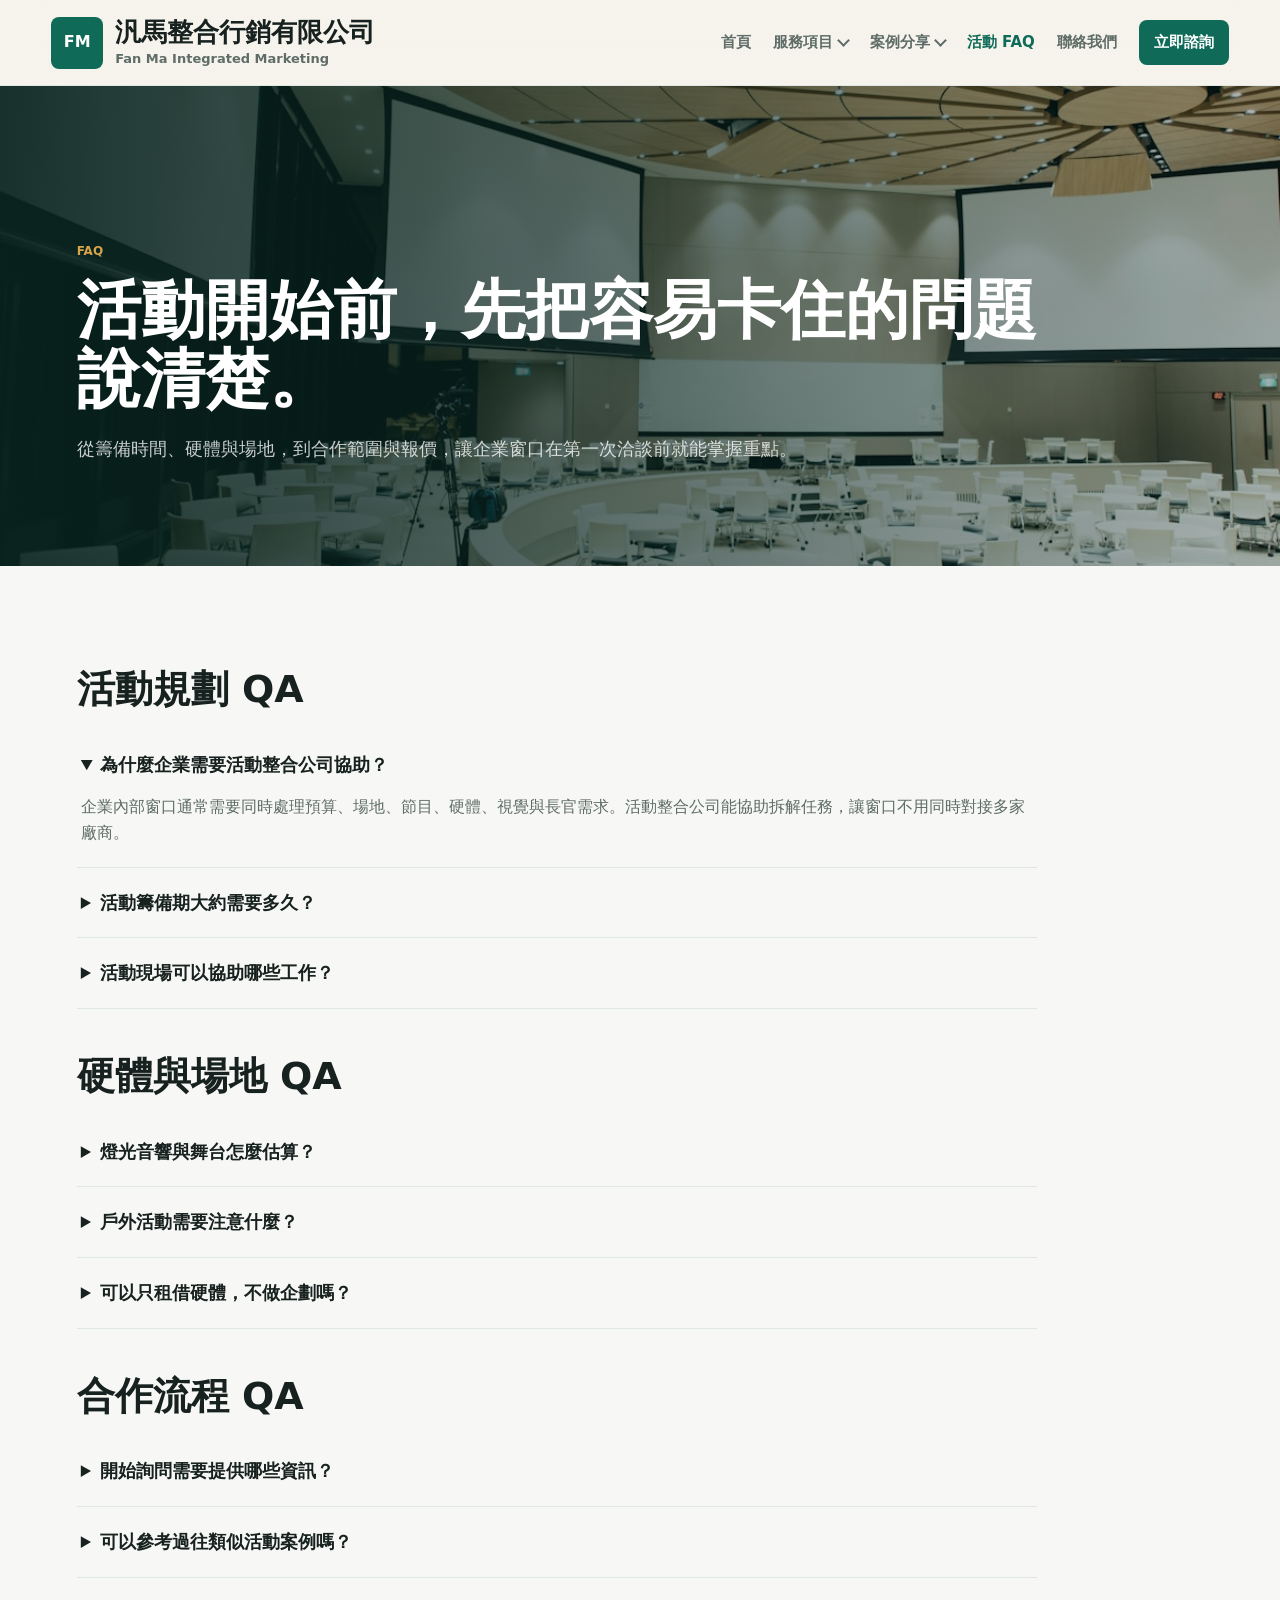
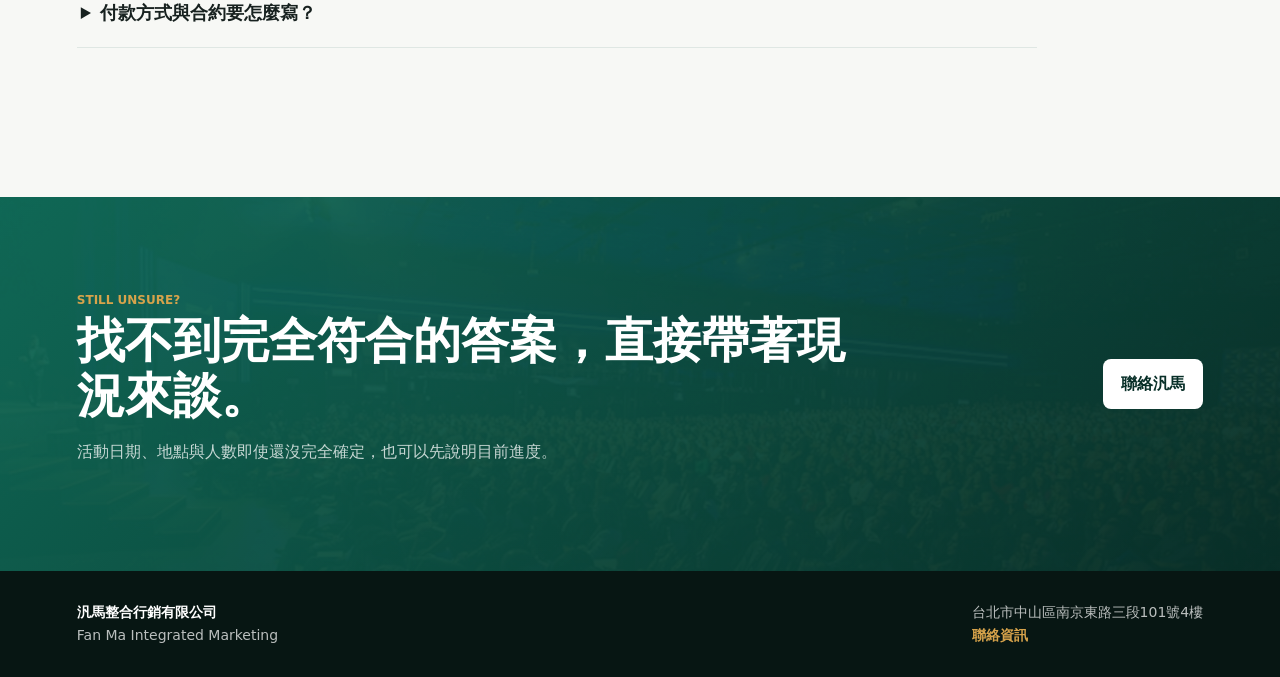
<file: faq.html>
<!doctype html>
<html lang="zh-Hant">
  <head>
    <meta charset="UTF-8" />
    <meta name="viewport" content="width=device-width, initial-scale=1.0" />
    <title>活動 FAQ | 汎馬整合行銷有限公司</title>
    <meta name="description" content="汎馬整合行銷有限公司活動常見問題，包含籌備時間、服務範圍、預算、場地與付款流程。" />
    <link rel="stylesheet" href="styles.css" />
  </head>
  <body data-page="faq">
    <header class="site-header">
      <a class="brand" href="index.html" aria-label="汎馬整合行銷有限公司首頁">
        <span class="brand-mark">FM</span>
        <span>
          <strong>汎馬整合行銷有限公司</strong>
          <small>Fan Ma Integrated Marketing</small>
        </span>
      </a>
      <button class="menu-toggle" type="button" aria-expanded="false" aria-controls="site-nav" aria-label="開啟選單">
        <span></span><span></span><span></span>
      </button>
      <nav class="site-nav" id="site-nav" aria-label="主要導覽">
        <a href="index.html" data-nav="home">首頁</a>
        <div class="nav-dropdown">
          <button class="nav-drop-button" type="button" data-nav="services" aria-expanded="false">服務項目</button>
          <div class="dropdown-menu">
            <a href="services.html#planning">活動企劃</a>
            <a href="services.html#hardware">硬體統籌</a>
            <a href="services.html#design">視覺設計</a>
            <a href="services.html#media">影像紀錄</a>
          </div>
        </div>
        <div class="nav-dropdown">
          <button class="nav-drop-button" type="button" data-nav="cases" aria-expanded="false">案例分享</button>
          <div class="dropdown-menu">
            <a href="cases.html?category=演唱會案例">演唱會案例</a>
            <a href="cases.html?category=記者會">記者會</a>
            <a href="cases.html?category=Team Building">Team Building</a>
            <a href="cases.html?category=公司活動">公司活動</a>
            <a href="cases.html?category=品牌活動">品牌活動</a>
            <a href="cases.html?category=開幕活動">開幕活動</a>
          </div>
        </div>
        <a href="faq.html" data-nav="faq">活動 FAQ</a>
        <a href="contact.html" data-nav="contact">聯絡我們</a>
        <a class="nav-cta" href="contact.html">立即諮詢</a>
      </nav>
    </header>

    <main>
      <section class="page-hero">
        <span class="section-label">FAQ</span>
        <h1>活動開始前，先把容易卡住的問題說清楚。</h1>
        <p>從籌備時間、硬體與場地，到合作範圍與報價，讓企業窗口在第一次洽談前就能掌握重點。</p>
      </section>

      <section class="section faq-page">
        <div class="faq-group">
          <h2>活動規劃 QA</h2>
          <details open>
            <summary>為什麼企業需要活動整合公司協助？</summary>
            <p>企業內部窗口通常需要同時處理預算、場地、節目、硬體、視覺與長官需求。活動整合公司能協助拆解任務，讓窗口不用同時對接多家廠商。</p>
          </details>
          <details>
            <summary>活動籌備期大約需要多久？</summary>
            <p>中小型活動建議至少 2 個月前開始，大型活動、尾牙旺季或需要大量製作物的活動，建議 3 到 6 個月前開始規劃。</p>
          </details>
          <details>
            <summary>活動現場可以協助哪些工作？</summary>
            <p>可協助報到、流程控管、舞台 cue 點、硬體協調、來賓動線、突發狀況處理與活動紀錄。</p>
          </details>
        </div>

        <div class="faq-group">
          <h2>硬體與場地 QA</h2>
          <details>
            <summary>燈光音響與舞台怎麼估算？</summary>
            <p>會依照場地大小、來賓人數、節目內容、是否有表演者與轉播需求來規劃。正式報價前需要先確認活動規模。</p>
          </details>
          <details>
            <summary>戶外活動需要注意什麼？</summary>
            <p>需要確認雨備、電力、風勢、地面狀況、停車動線、廁所與進撤場條件。大型帳篷或發電機通常需要提前安排。</p>
          </details>
          <details>
            <summary>可以只租借硬體，不做企劃嗎？</summary>
            <p>可以依專案需求討論單項硬體支援，也可以與企劃、設計、影像服務整合為完整活動方案。</p>
          </details>
        </div>

        <div class="faq-group">
          <h2>合作流程 QA</h2>
          <details>
            <summary>開始詢問需要提供哪些資訊？</summary>
            <p>建議提供活動日期、地點、人數、活動類型、預算範圍、是否需要企劃、硬體、視覺、影像與現場執行。</p>
          </details>
          <details>
            <summary>可以參考過往類似活動案例嗎？</summary>
            <p>可以。洽談時可依活動類型、預算、人數與服務範圍，提供相近案例作為規劃參考。</p>
          </details>
          <details>
            <summary>付款方式與合約要怎麼寫？</summary>
            <p>正式合作前會依專案內容確認報價、付款方式、發票與合約流程，避免執行期間資訊不清楚。</p>
          </details>
        </div>
      </section>

      <section class="contact-band">
        <div>
          <span class="section-label">Still unsure?</span>
          <h2>找不到完全符合的答案，直接帶著現況來談。</h2>
          <p>活動日期、地點與人數即使還沒完全確定，也可以先說明目前進度。</p>
        </div>
        <a class="button primary light" href="contact.html">聯絡汎馬</a>
      </section>
    </main>

    <footer class="site-footer">
      <div>
        <strong>汎馬整合行銷有限公司</strong>
        <span>Fan Ma Integrated Marketing</span>
      </div>
      <div>
        <span>台北市中山區南京東路三段101號4樓</span>
        <a href="contact.html">聯絡資訊</a>
      </div>
    </footer>

    <script src="data.js"></script>
    <script src="script.js"></script>
  </body>
</html>
</file>
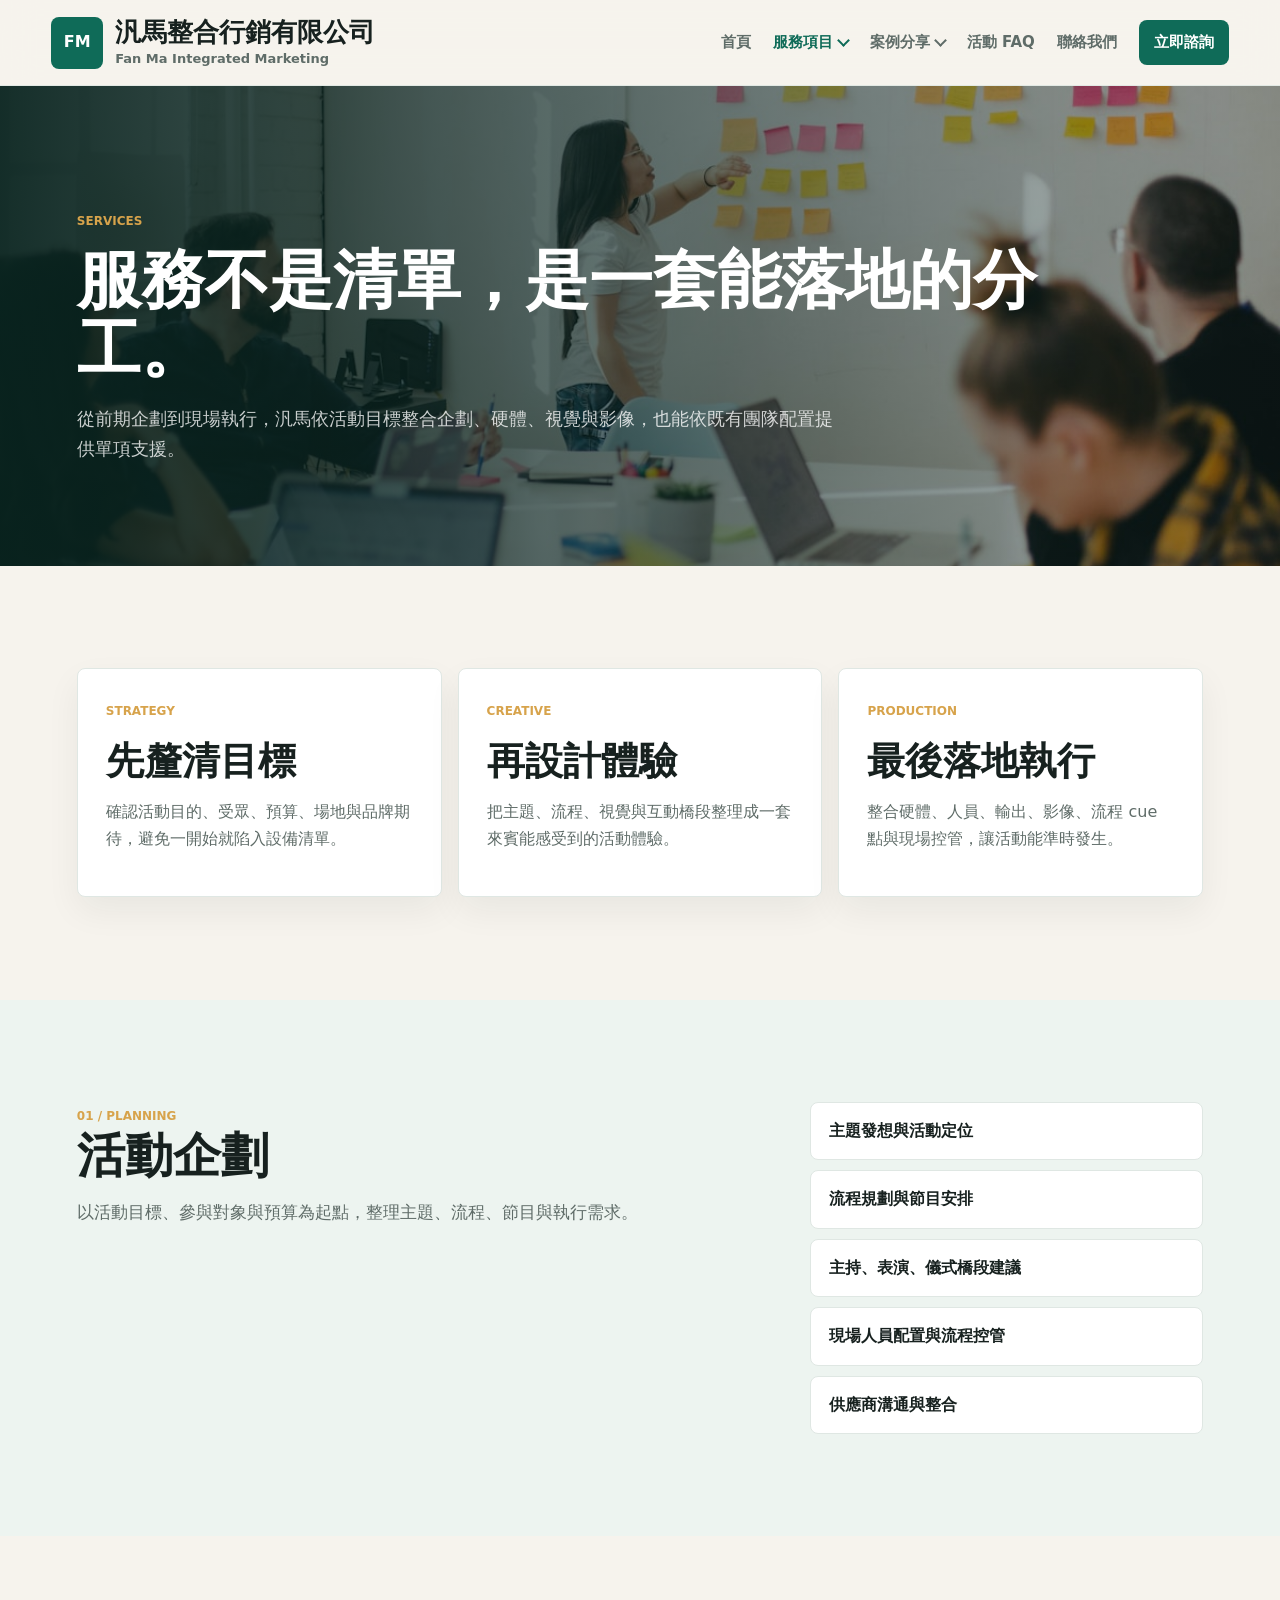
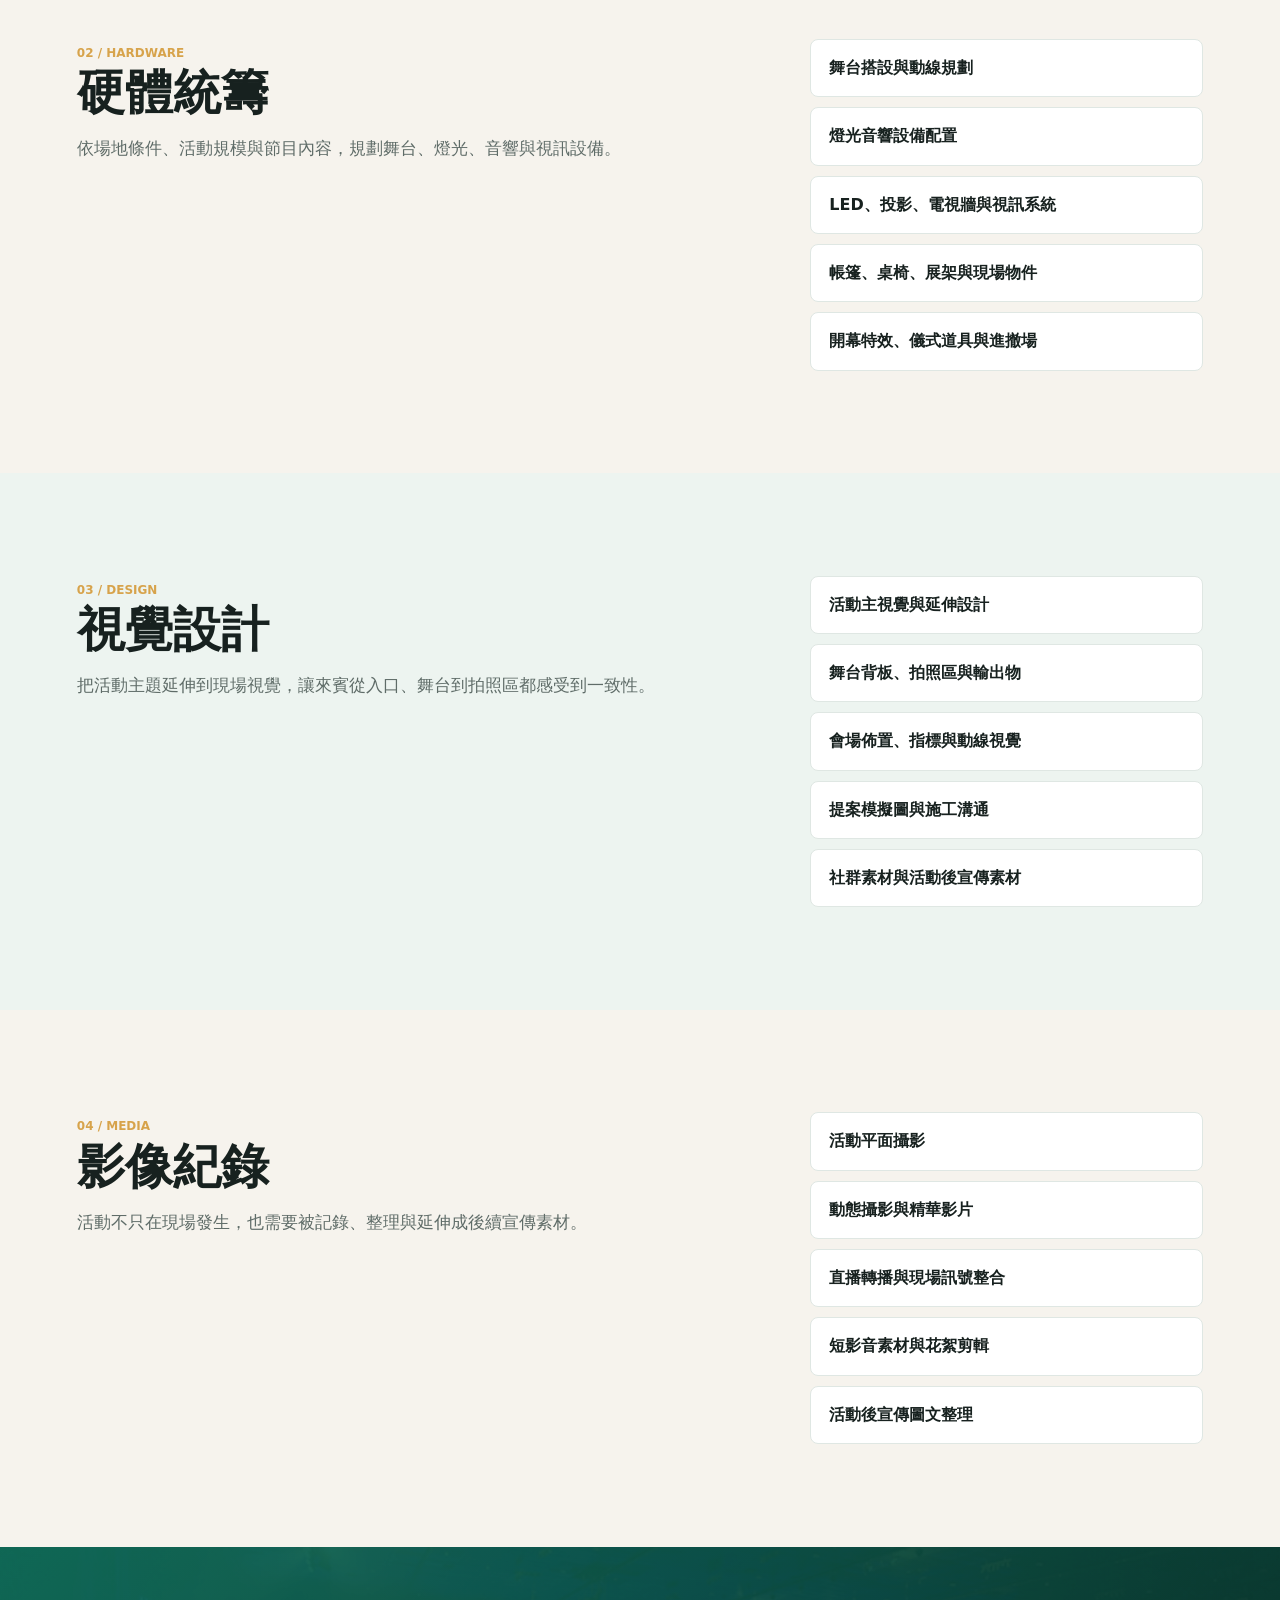
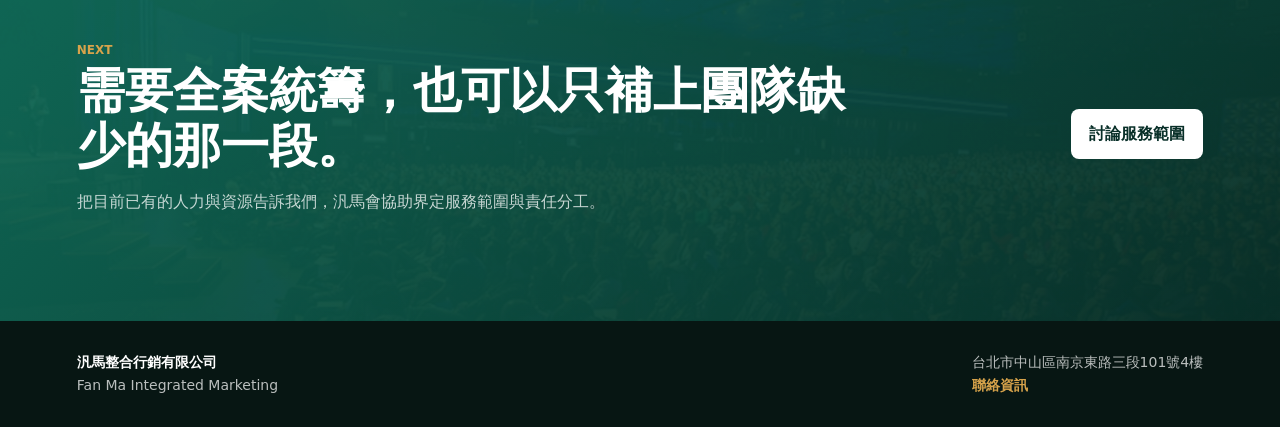
<file: services.html>
<!doctype html>
<html lang="zh-Hant">
  <head>
    <meta charset="UTF-8" />
    <meta name="viewport" content="width=device-width, initial-scale=1.0" />
    <title>服務項目 | 汎馬整合行銷有限公司</title>
    <meta name="description" content="汎馬整合行銷有限公司服務骨架：活動企劃、硬體統籌、視覺設計、影像紀錄。" />
    <link rel="stylesheet" href="styles.css" />
  </head>
  <body data-page="services">
    <header class="site-header">
      <a class="brand" href="index.html" aria-label="汎馬整合行銷有限公司首頁">
        <span class="brand-mark">FM</span>
        <span>
          <strong>汎馬整合行銷有限公司</strong>
          <small>Fan Ma Integrated Marketing</small>
        </span>
      </a>
      <button class="menu-toggle" type="button" aria-expanded="false" aria-controls="site-nav" aria-label="開啟選單">
        <span></span><span></span><span></span>
      </button>
      <nav class="site-nav" id="site-nav" aria-label="主要導覽">
        <a href="index.html" data-nav="home">首頁</a>
        <div class="nav-dropdown">
          <button class="nav-drop-button" type="button" data-nav="services" aria-expanded="false">服務項目</button>
          <div class="dropdown-menu">
            <a href="services.html#planning">活動企劃</a>
            <a href="services.html#hardware">硬體統籌</a>
            <a href="services.html#design">視覺設計</a>
            <a href="services.html#media">影像紀錄</a>
          </div>
        </div>
        <div class="nav-dropdown">
          <button class="nav-drop-button" type="button" data-nav="cases" aria-expanded="false">案例分享</button>
          <div class="dropdown-menu">
            <a href="cases.html?category=演唱會案例">演唱會案例</a>
            <a href="cases.html?category=記者會">記者會</a>
            <a href="cases.html?category=Team Building">Team Building</a>
            <a href="cases.html?category=公司活動">公司活動</a>
            <a href="cases.html?category=品牌活動">品牌活動</a>
            <a href="cases.html?category=開幕活動">開幕活動</a>
          </div>
        </div>
        <a href="faq.html" data-nav="faq">活動 FAQ</a>
        <a href="contact.html" data-nav="contact">聯絡我們</a>
        <a class="nav-cta" href="contact.html">立即諮詢</a>
      </nav>
    </header>

    <main>
      <section class="page-hero">
        <span class="section-label">Services</span>
        <h1>服務不是清單，是一套能落地的分工。</h1>
        <p>從前期企劃到現場執行，汎馬依活動目標整合企劃、硬體、視覺與影像，也能依既有團隊配置提供單項支援。</p>
      </section>

      <section class="section service-summary">
        <div class="summary-grid">
          <article>
            <span>Strategy</span>
            <h2>先釐清目標</h2>
            <p>確認活動目的、受眾、預算、場地與品牌期待，避免一開始就陷入設備清單。</p>
          </article>
          <article>
            <span>Creative</span>
            <h2>再設計體驗</h2>
            <p>把主題、流程、視覺與互動橋段整理成一套來賓能感受到的活動體驗。</p>
          </article>
          <article>
            <span>Production</span>
            <h2>最後落地執行</h2>
            <p>整合硬體、人員、輸出、影像、流程 cue 點與現場控管，讓活動能準時發生。</p>
          </article>
        </div>
      </section>

      <section class="section service-detail-section" id="planning">
        <div class="service-detail">
          <div>
            <span class="section-label">01 / Planning</span>
            <h2>活動企劃</h2>
            <p>以活動目標、參與對象與預算為起點，整理主題、流程、節目與執行需求。</p>
          </div>
          <ul class="feature-list">
            <li>主題發想與活動定位</li>
            <li>流程規劃與節目安排</li>
            <li>主持、表演、儀式橋段建議</li>
            <li>現場人員配置與流程控管</li>
            <li>供應商溝通與整合</li>
          </ul>
        </div>
      </section>

      <section class="section service-detail-section alt" id="hardware">
        <div class="service-detail">
          <div>
            <span class="section-label">02 / Hardware</span>
            <h2>硬體統籌</h2>
            <p>依場地條件、活動規模與節目內容，規劃舞台、燈光、音響與視訊設備。</p>
          </div>
          <ul class="feature-list">
            <li>舞台搭設與動線規劃</li>
            <li>燈光音響設備配置</li>
            <li>LED、投影、電視牆與視訊系統</li>
            <li>帳篷、桌椅、展架與現場物件</li>
            <li>開幕特效、儀式道具與進撤場</li>
          </ul>
        </div>
      </section>

      <section class="section service-detail-section" id="design">
        <div class="service-detail">
          <div>
            <span class="section-label">03 / Design</span>
            <h2>視覺設計</h2>
            <p>把活動主題延伸到現場視覺，讓來賓從入口、舞台到拍照區都感受到一致性。</p>
          </div>
          <ul class="feature-list">
            <li>活動主視覺與延伸設計</li>
            <li>舞台背板、拍照區與輸出物</li>
            <li>會場佈置、指標與動線視覺</li>
            <li>提案模擬圖與施工溝通</li>
            <li>社群素材與活動後宣傳素材</li>
          </ul>
        </div>
      </section>

      <section class="section service-detail-section alt" id="media">
        <div class="service-detail">
          <div>
            <span class="section-label">04 / Media</span>
            <h2>影像紀錄</h2>
            <p>活動不只在現場發生，也需要被記錄、整理與延伸成後續宣傳素材。</p>
          </div>
          <ul class="feature-list">
            <li>活動平面攝影</li>
            <li>動態攝影與精華影片</li>
            <li>直播轉播與現場訊號整合</li>
            <li>短影音素材與花絮剪輯</li>
            <li>活動後宣傳圖文整理</li>
          </ul>
        </div>
      </section>

      <section class="contact-band">
        <div>
          <span class="section-label">Next</span>
          <h2>需要全案統籌，也可以只補上團隊缺少的那一段。</h2>
          <p>把目前已有的人力與資源告訴我們，汎馬會協助界定服務範圍與責任分工。</p>
        </div>
        <a class="button primary light" href="contact.html">討論服務範圍</a>
      </section>
    </main>

    <footer class="site-footer">
      <div>
        <strong>汎馬整合行銷有限公司</strong>
        <span>Fan Ma Integrated Marketing</span>
      </div>
      <div>
        <span>台北市中山區南京東路三段101號4樓</span>
        <a href="contact.html">聯絡資訊</a>
      </div>
    </footer>

    <script src="data.js"></script>
    <script src="script.js"></script>
  </body>
</html>
</file>
<file: styles.css>
:root {
  --ink: #17211f;
  --muted: #5f6c68;
  --paper: #f6f3ed;
  --white: #ffffff;
  --line: #dfe7e3;
  --soft: #edf4f0;
  --green: #0f6b58;
  --green-dark: #082f28;
  --gold: #d7a34b;
  --coral: #cf6e59;
  --shadow: 0 22px 70px rgba(23, 33, 31, 0.14);
}

* {
  box-sizing: border-box;
}

html {
  scroll-behavior: smooth;
}

body {
  margin: 0;
  color: var(--ink);
  background: var(--paper);
  font-family: "Noto Sans TC", "Microsoft JhengHei", system-ui, sans-serif;
  line-height: 1.65;
}

a {
  color: inherit;
  text-decoration: none;
}

img {
  display: block;
  width: 100%;
}

.site-header {
  position: sticky;
  z-index: 20;
  top: 0;
  display: flex;
  align-items: center;
  justify-content: space-between;
  min-height: 86px;
  padding: 14px clamp(18px, 4vw, 56px);
  background: rgba(246, 243, 237, 0.92);
  border-bottom: 1px solid rgba(223, 231, 227, 0.84);
  backdrop-filter: blur(18px);
}

.brand {
  display: inline-flex;
  align-items: center;
  gap: 12px;
  min-width: 0;
}

.brand-mark {
  display: grid;
  place-items: center;
  flex: 0 0 auto;
  width: 52px;
  height: 52px;
  color: var(--white);
  background: var(--green);
  border-radius: 8px;
  font-size: 16px;
  font-weight: 900;
}

.brand strong,
.brand small {
  display: block;
}

.brand strong {
  font-size: clamp(21px, 2.2vw, 30px);
  line-height: 1.25;
}

.brand small {
  color: var(--muted);
  font-size: 13px;
  font-weight: 800;
}

.site-nav {
  display: flex;
  align-items: center;
  gap: 22px;
  color: var(--muted);
  font-size: 15px;
  font-weight: 800;
}

.site-nav a {
  white-space: nowrap;
}

.site-nav a:hover,
.site-nav a.is-active,
.nav-drop-button:hover,
.nav-drop-button.is-active {
  color: var(--green);
}

.nav-dropdown {
  position: relative;
}

.nav-drop-button {
  display: inline-flex;
  align-items: center;
  gap: 6px;
  border: 0;
  padding: 0;
  color: inherit;
  background: transparent;
  font: inherit;
  font-weight: 800;
  cursor: pointer;
}

.nav-drop-button::after {
  content: "";
  width: 7px;
  height: 7px;
  border-right: 2px solid currentColor;
  border-bottom: 2px solid currentColor;
  transform: translateY(-2px) rotate(45deg);
}

.dropdown-menu {
  position: absolute;
  top: calc(100% + 18px);
  left: 50%;
  min-width: 190px;
  padding: 8px;
  background: var(--white);
  border: 1px solid var(--line);
  border-radius: 8px;
  box-shadow: var(--shadow);
  opacity: 0;
  pointer-events: none;
  transform: translateX(-50%) translateY(-8px);
  transition: opacity 0.18s ease, transform 0.18s ease;
}

.dropdown-menu a {
  display: block;
  padding: 10px 12px;
  color: var(--ink);
  border-radius: 7px;
}

.dropdown-menu a:hover {
  color: var(--green-dark);
  background: var(--soft);
}

.nav-dropdown:hover .dropdown-menu,
.nav-dropdown.is-open .dropdown-menu,
.nav-dropdown:focus-within .dropdown-menu {
  opacity: 1;
  pointer-events: auto;
  transform: translateX(-50%) translateY(0);
}

.nav-cta {
  color: var(--white) !important;
  background: var(--green);
  border-radius: 8px;
  padding: 10px 15px;
}

.menu-toggle {
  display: none;
  width: 42px;
  height: 42px;
  padding: 9px;
  background: var(--white);
  border: 1px solid var(--line);
  border-radius: 8px;
}

.menu-toggle span {
  display: block;
  height: 2px;
  margin: 5px 0;
  background: var(--ink);
}

.hero {
  position: relative;
  min-height: calc(100vh - 86px);
  display: grid;
  align-items: end;
  overflow: hidden;
  padding: clamp(96px, 13vw, 150px) clamp(18px, 6vw, 88px) clamp(40px, 7vw, 72px);
}

.hero-media,
.hero-overlay {
  position: absolute;
  inset: 0;
}

.hero-media {
  background-position: center;
  background-size: cover;
  transform: scale(1.02);
}

.hero-media-home {
  background-image: url("assets/images/hero-event.jpg");
}

.hero-overlay {
  background:
    linear-gradient(90deg, rgba(8, 25, 22, 0.9), rgba(8, 25, 22, 0.56), rgba(8, 25, 22, 0.18)),
    linear-gradient(0deg, rgba(8, 25, 22, 0.64), transparent 48%);
}

.hero-content {
  position: relative;
  max-width: 900px;
  color: var(--white);
}

.eyebrow,
.section-label {
  margin: 0 0 14px;
  color: var(--gold);
  font-size: 12px;
  font-weight: 900;
  letter-spacing: 0;
  text-transform: uppercase;
}

.hero h1,
.page-hero h1,
.case-hero h1 {
  max-width: 920px;
  margin: 0;
  font-size: clamp(38px, 6.4vw, 76px);
  line-height: 1.08;
}

.hero-copy {
  max-width: 720px;
  margin: 24px 0 0;
  color: rgba(255, 255, 255, 0.86);
  font-size: clamp(17px, 2vw, 21px);
}

.hero-actions,
.section-actions {
  display: flex;
  flex-wrap: wrap;
  gap: 14px;
  margin-top: 34px;
}

.button {
  display: inline-flex;
  align-items: center;
  justify-content: center;
  min-height: 46px;
  border: 0;
  border-radius: 8px;
  padding: 12px 18px;
  font: inherit;
  font-weight: 900;
  cursor: pointer;
}

.button.primary {
  color: var(--white);
  background: var(--green);
}

.button.primary.light {
  background: var(--white);
  color: var(--green-dark);
}

.button.ghost {
  color: var(--white);
  background: rgba(255, 255, 255, 0.13);
  border: 1px solid rgba(255, 255, 255, 0.35);
}

.button.secondary {
  color: var(--green-dark);
  background: #e6f2ed;
}

.hero-stats {
  display: grid;
  grid-template-columns: repeat(3, minmax(0, 1fr));
  max-width: 820px;
  gap: 1px;
  margin: 54px 0 0;
  background: rgba(255, 255, 255, 0.22);
  border: 1px solid rgba(255, 255, 255, 0.22);
  border-radius: 8px;
  overflow: hidden;
}

.hero-stats div {
  padding: 20px;
  background: rgba(12, 34, 30, 0.42);
}

.hero-stats dt {
  font-size: 28px;
  font-weight: 900;
}

.hero-stats dd {
  margin: 2px 0 0;
  color: rgba(255, 255, 255, 0.78);
  font-size: 14px;
}

.section,
.page-hero,
.case-hero {
  padding: clamp(64px, 8vw, 112px) clamp(18px, 6vw, 88px);
}

.page-hero {
  background:
    linear-gradient(90deg, rgba(8, 47, 40, 0.94), rgba(8, 47, 40, 0.7)),
    url("assets/images/conference.jpg") center/cover;
  color: var(--white);
}

.page-hero p,
.case-hero p {
  max-width: 760px;
  margin: 20px 0 0;
  color: rgba(255, 255, 255, 0.78);
  font-size: 18px;
}

.intro,
.featured-section,
.faq-page {
  background: var(--white);
}

.intro-grid,
.section-heading.split,
.service-detail,
.contact-page,
.case-detail-layout {
  display: grid;
  grid-template-columns: minmax(0, 1fr) minmax(300px, 0.58fr);
  gap: clamp(28px, 5vw, 56px);
  align-items: start;
}

h2 {
  margin: 0;
  font-size: clamp(30px, 4.5vw, 54px);
  line-height: 1.15;
}

h3 {
  margin: 0;
  font-size: 23px;
  line-height: 1.28;
}

p {
  color: var(--muted);
}

.section-heading {
  max-width: 780px;
  margin-bottom: 34px;
}

.section-heading p,
.intro p,
.service-detail p {
  margin: 14px 0 0;
  color: var(--muted);
  font-size: 17px;
}

.services-section,
.category-section,
.faq-preview,
.case-browser,
.service-detail-section {
  background: var(--soft);
}

.solution-section,
.deliverables-section,
.source-note-section,
.service-summary {
  background: var(--paper);
}

.service-detail-section.alt {
  background: var(--paper);
}

.service-grid {
  display: grid;
  grid-template-columns: repeat(4, minmax(0, 1fr));
  gap: 16px;
}

.service-card,
.case-card-item,
.contact-panel,
.contact-form,
details,
.case-facts,
.solution-card,
.source-note,
.summary-grid article {
  background: var(--white);
  border: 1px solid var(--line);
  border-radius: 8px;
  box-shadow: 0 14px 34px rgba(23, 33, 31, 0.06);
}

.solution-grid {
  display: grid;
  grid-template-columns: repeat(4, minmax(0, 1fr));
  gap: 16px;
}

.solution-card {
  min-height: 270px;
  padding: 26px;
}

.solution-card span {
  display: inline-grid;
  place-items: center;
  width: 42px;
  height: 42px;
  margin-bottom: 34px;
  color: var(--white);
  background: var(--green);
  border-radius: 8px;
  font-weight: 900;
}

.solution-card p {
  margin: 12px 0 22px;
}

.solution-card a {
  color: var(--green);
  font-weight: 900;
}

.summary-grid {
  display: grid;
  grid-template-columns: repeat(3, minmax(0, 1fr));
  gap: 16px;
}

.summary-grid article {
  padding: 28px;
}

.summary-grid span {
  color: var(--gold);
  font-size: 12px;
  font-weight: 900;
  text-transform: uppercase;
}

.summary-grid h2 {
  margin-top: 16px;
  font-size: clamp(26px, 3vw, 38px);
}

.deliverable-grid {
  display: grid;
  grid-template-columns: repeat(4, minmax(0, 1fr));
  gap: 1px;
  overflow: hidden;
  border: 1px solid var(--line);
  border-radius: 8px;
  background: var(--line);
}

.deliverable-grid div {
  min-height: 170px;
  padding: 26px;
  background: var(--white);
}

.deliverable-grid strong,
.deliverable-grid span {
  display: block;
}

.deliverable-grid strong {
  color: var(--green-dark);
  font-size: 22px;
}

.deliverable-grid span {
  margin-top: 42px;
  color: var(--muted);
}

.source-note {
  display: grid;
  grid-template-columns: minmax(0, 0.9fr) minmax(260px, 0.6fr) auto;
  gap: 24px;
  align-items: center;
  padding: 28px;
}

.source-note h2 {
  font-size: clamp(26px, 3vw, 40px);
}

.source-note p {
  margin: 0;
}

.case-toolbar {
  display: grid;
  grid-template-columns: minmax(280px, 520px) auto;
  gap: 18px;
  align-items: end;
  margin-bottom: 18px;
}

.case-toolbar label {
  color: var(--ink);
}

.case-toolbar p {
  justify-self: end;
  margin: 0 0 13px;
  color: var(--green-dark);
  font-weight: 900;
}

.empty-state {
  grid-column: 1 / -1;
  padding: 34px;
  color: var(--muted);
  background: var(--white);
  border: 1px dashed #b9c9c3;
  border-radius: 8px;
  font-weight: 900;
  text-align: center;
}

.empty-state strong,
.empty-state span,
.empty-state a {
  display: block;
}

.empty-state strong {
  color: var(--ink);
  font-size: 22px;
}

.empty-state span {
  max-width: 620px;
  margin: 8px auto 18px;
  font-weight: 500;
}

.empty-state a {
  color: var(--green);
}

.service-card {
  min-height: 360px;
  overflow: hidden;
  padding: 0 0 28px;
}

.card-number {
  display: inline-flex;
  align-items: center;
  justify-content: center;
  width: 44px;
  height: 44px;
  margin: 22px 28px 32px;
  color: var(--green);
  background: #e3f2ed;
  border-radius: 8px;
  font-weight: 900;
}

.service-card p {
  margin: 14px 28px 22px;
}

.service-card a {
  display: inline-block;
  margin-left: 28px;
  color: var(--green);
  font-weight: 900;
}

.service-card h3 {
  margin: 0 28px;
}

.service-visual {
  height: 150px;
  background-position: center;
  background-size: cover;
}

.service-card.planning .service-visual {
  background-image: url("assets/images/planning.jpg");
}

.service-card.hardware .service-visual {
  background-image: url("assets/images/concert.jpg");
}

.service-card.design .service-visual {
  background-image: url("assets/images/brand.jpg");
}

.service-card.media .service-visual {
  background-image: url("assets/images/media-party.jpg");
}

.feature-list {
  display: grid;
  gap: 10px;
  padding: 0;
  margin: 0;
  list-style: none;
}

.feature-list li {
  padding: 15px 18px;
  background: var(--white);
  border: 1px solid var(--line);
  border-radius: 8px;
  font-weight: 800;
}

.category-grid {
  display: grid;
  grid-template-columns: repeat(4, minmax(0, 1fr));
  gap: 14px;
}

.category-grid a {
  position: relative;
  min-height: 180px;
  display: flex;
  align-items: flex-end;
  padding: 20px;
  color: var(--white);
  background-position: center;
  background-size: cover;
  border-radius: 8px;
  font-size: 22px;
  font-weight: 900;
  overflow: hidden;
  box-shadow: var(--shadow);
}

.category-grid a::before {
  content: "";
  position: absolute;
  inset: 0;
  background: linear-gradient(0deg, rgba(7, 22, 19, 0.86), rgba(7, 22, 19, 0.12));
}

.category-grid a span {
  position: relative;
  z-index: 1;
}

.category-card.concert {
  background-image: url("assets/images/concert.jpg");
}

.category-card.press {
  background-image: url("assets/images/press.jpg");
}

.category-card.team {
  background-image: url("assets/images/team-building.jpg");
}

.category-card.company {
  background-image: url("assets/images/corporate.jpg");
}

.category-card.brand {
  background-image: url("assets/images/brand.jpg");
}

.category-card.opening {
  background-image: url("assets/images/opening.jpg");
}

.category-card.banquet {
  background-image: url("assets/images/media-party.jpg");
}

.category-card.exhibition {
  background-image: url("assets/images/exhibition-space.jpg");
}

.filter-bar {
  display: flex;
  flex-wrap: wrap;
  gap: 10px;
  margin-bottom: 26px;
}

.filter-bar a {
  padding: 10px 14px;
  color: var(--green-dark);
  background: var(--white);
  border: 1px solid var(--line);
  border-radius: 8px;
  font-weight: 900;
}

.filter-bar a.is-active {
  color: var(--white);
  background: var(--green);
  border-color: var(--green);
}

.case-list {
  display: grid;
  grid-template-columns: repeat(3, minmax(0, 1fr));
  gap: 18px;
}

.case-list.compact {
  grid-template-columns: repeat(3, minmax(0, 1fr));
}

.case-card-item {
  overflow: hidden;
}

.case-thumb {
  display: block;
  aspect-ratio: 4 / 3;
  background: var(--green-dark);
  overflow: hidden;
}

.case-thumb img {
  height: 100%;
  object-fit: cover;
  transition: transform 0.45s ease;
}

.case-card-item:hover .case-thumb img {
  transform: scale(1.05);
}

.case-card-body {
  padding: 20px;
}

.case-meta {
  display: flex;
  flex-wrap: wrap;
  gap: 8px;
  margin-bottom: 12px;
  color: var(--green);
  font-size: 13px;
  font-weight: 900;
}

.case-card-body p {
  margin: 10px 0 16px;
}

.tag-row {
  display: flex;
  flex-wrap: wrap;
  gap: 7px;
}

.tag-row span {
  padding: 6px 9px;
  color: var(--green-dark);
  background: #e7f1ed;
  border-radius: 8px;
  font-size: 13px;
  font-weight: 800;
}

.process-section {
  color: var(--white);
  background: var(--green-dark);
}

.process-section .section-label {
  color: var(--gold);
}

.timeline {
  display: grid;
  grid-template-columns: repeat(4, minmax(0, 1fr));
  gap: 0;
  padding: 0;
  margin: 42px 0 0;
  list-style: none;
  border: 1px solid rgba(255, 255, 255, 0.18);
  border-radius: 8px;
  overflow: hidden;
}

.timeline li {
  min-height: 210px;
  padding: 28px;
  border-right: 1px solid rgba(255, 255, 255, 0.18);
  background: rgba(255, 255, 255, 0.05);
}

.timeline li:last-child {
  border-right: 0;
}

.timeline strong,
.timeline span {
  display: block;
}

.timeline strong {
  font-size: 23px;
}

.timeline span {
  margin-top: 54px;
  color: rgba(255, 255, 255, 0.72);
}

.faq-list {
  display: grid;
  gap: 12px;
}

.faq-list.two-column {
  grid-template-columns: repeat(2, minmax(0, 1fr));
}

details {
  padding: 20px 22px;
}

summary {
  cursor: pointer;
  color: var(--ink);
  font-size: 18px;
  font-weight: 900;
}

details p {
  margin: 14px 0 0;
}

.faq-group {
  max-width: 960px;
  margin-bottom: 46px;
}

.faq-group h2 {
  margin-bottom: 18px;
  font-size: clamp(26px, 3vw, 38px);
}

.contact-band {
  display: flex;
  align-items: center;
  justify-content: space-between;
  gap: 28px;
  padding: clamp(56px, 7vw, 92px) clamp(18px, 6vw, 88px);
  color: var(--white);
  background:
    linear-gradient(135deg, rgba(15, 107, 88, 0.96), rgba(8, 47, 40, 0.96)),
    url("assets/images/media-party.jpg") center/cover;
}

.contact-band h2 {
  max-width: 780px;
}

.contact-band p {
  max-width: 660px;
  color: rgba(255, 255, 255, 0.76);
}

.contact-page {
  background: var(--paper);
}

.contact-panel,
.contact-form,
.case-facts {
  padding: 26px;
}

.contact-panel h2 {
  font-size: clamp(28px, 3.3vw, 42px);
}

.contact-list {
  display: grid;
  gap: 14px;
  padding: 0;
  margin: 26px 0 0;
  list-style: none;
}

.contact-list li {
  padding-top: 14px;
  border-top: 1px solid var(--line);
}

.contact-list span,
.contact-list strong,
.contact-list a {
  display: block;
}

.contact-list span {
  color: var(--muted);
  font-size: 13px;
  font-weight: 900;
}

.contact-list strong,
.contact-list a {
  margin-top: 4px;
  color: var(--green-dark);
  font-size: 18px;
  font-weight: 900;
}

.contact-form {
  display: grid;
  gap: 14px;
}

label {
  display: grid;
  gap: 7px;
  color: var(--muted);
  font-size: 14px;
  font-weight: 900;
}

input,
textarea {
  width: 100%;
  border: 1px solid var(--line);
  border-radius: 8px;
  padding: 13px 14px;
  color: var(--ink);
  background: #fbfcfb;
  font: inherit;
}

textarea {
  resize: vertical;
}

.form-note {
  margin: 0;
  font-size: 13px;
}

.case-hero {
  display: grid;
  grid-template-columns: minmax(0, 0.9fr) minmax(320px, 0.7fr);
  gap: 0;
  align-items: stretch;
  padding: 0;
  color: var(--white);
  background: var(--green-dark);
}

.case-hero img {
  height: 100%;
  min-height: 480px;
  object-fit: cover;
}

.case-hero-content {
  display: grid;
  align-content: center;
  padding: clamp(48px, 7vw, 88px);
}

.case-detail-layout {
  grid-template-columns: 320px minmax(0, 1fr);
  background: var(--white);
}

.case-facts {
  align-self: start;
  position: sticky;
  top: 98px;
}

.case-facts h2,
.case-story h2 {
  font-size: 28px;
}

.case-facts dl {
  display: grid;
  gap: 14px;
  margin: 22px 0;
}

.case-facts div {
  padding-top: 13px;
  border-top: 1px solid var(--line);
}

.case-facts dt {
  color: var(--muted);
  font-size: 13px;
  font-weight: 900;
}

.case-facts dd {
  margin: 4px 0 0;
  font-weight: 900;
}

.case-story {
  max-width: 860px;
}

.case-story p,
.case-story li {
  color: var(--muted);
  font-size: 17px;
}

.case-story h2 + p,
.case-story h2 + ul {
  margin-top: 12px;
}

.case-story .image-note {
  display: inline-flex;
  padding: 9px 12px;
  margin: 10px 0 0;
  color: var(--green-dark);
  background: #e7f1ed;
  border-radius: 6px;
  font-size: 14px;
  font-weight: 800;
}

.image-placeholder-grid {
  display: grid;
  grid-template-columns: repeat(2, minmax(0, 1fr));
  gap: 12px;
  margin-top: 18px;
}

.image-placeholder-grid div {
  display: grid;
  place-items: center;
  min-height: 160px;
  color: var(--muted);
  background: var(--soft);
  border: 1px dashed #b9c9c3;
  border-radius: 8px;
  font-weight: 900;
}

.image-gallery-grid img {
  height: 100%;
  min-height: 180px;
  object-fit: cover;
  border-radius: 8px;
}

.site-footer {
  display: flex;
  justify-content: space-between;
  gap: 24px;
  padding: 30px clamp(18px, 6vw, 88px);
  color: rgba(255, 255, 255, 0.72);
  background: #071613;
  font-size: 14px;
}

.site-footer strong,
.site-footer span,
.site-footer a {
  display: block;
}

.site-footer strong {
  color: var(--white);
}

.site-footer a {
  color: var(--gold);
  font-weight: 900;
}

.mobile-action-bar {
  display: none;
}

/* Editorial refresh: fewer cards, larger images, clearer production detail. */
.brand strong {
  font-size: 26px;
}

.hero {
  height: calc(100svh - 150px);
  min-height: 580px;
  max-height: 780px;
  padding-top: 70px;
  padding-bottom: 28px;
}

.hero h1 {
  font-size: 72px;
}

.hero h1 span {
  color: #f1d095;
}

.page-hero {
  display: grid;
  align-content: end;
  min-height: 480px;
  background-position: center;
}

.page-hero h1 {
  max-width: 980px;
  font-size: 64px;
}

.case-hero h1 {
  font-size: 58px;
}

h2 {
  font-size: 48px;
}

body[data-page="services"] .page-hero {
  background-image:
    linear-gradient(90deg, rgba(8, 35, 30, 0.94), rgba(8, 35, 30, 0.3)),
    url("assets/images/planning.jpg");
}

body[data-page="cases"] .page-hero {
  background-image:
    linear-gradient(90deg, rgba(8, 35, 30, 0.92), rgba(8, 35, 30, 0.28)),
    url("assets/images/exhibition-space.jpg");
}

body[data-page="faq"] .page-hero {
  background-image:
    linear-gradient(90deg, rgba(8, 35, 30, 0.92), rgba(8, 35, 30, 0.3)),
    url("assets/images/conference.jpg");
}

body[data-page="contact"] .page-hero {
  background-image:
    linear-gradient(90deg, rgba(8, 35, 30, 0.93), rgba(8, 35, 30, 0.28)),
    url("assets/images/opening.jpg");
}

.hero-capabilities {
  display: grid;
  grid-template-columns: repeat(3, minmax(0, 1fr));
  max-width: 900px;
  margin: 24px 0 0;
  border-top: 1px solid rgba(255, 255, 255, 0.35);
  border-bottom: 1px solid rgba(255, 255, 255, 0.35);
}

.hero-capabilities div {
  padding: 10px 22px 11px 0;
}

.hero-capabilities div + div {
  padding-left: 22px;
  border-left: 1px solid rgba(255, 255, 255, 0.22);
}

.hero-capabilities dt {
  font-size: 16px;
  font-weight: 900;
}

.hero-capabilities dd {
  margin: 3px 0 0;
  color: rgba(255, 255, 255, 0.7);
  font-size: 12px;
}

.hero .hero-copy { margin-top: 18px; }
.hero .hero-actions { margin-top: 24px; }

.editorial-intro {
  display: grid;
  grid-template-columns: minmax(0, 0.9fr) minmax(400px, 1.1fr);
  gap: 0;
  padding: 0;
  background: var(--white);
}

.editorial-media {
  position: relative;
  min-height: 720px;
  overflow: hidden;
}

.editorial-media img {
  height: 100%;
  object-fit: cover;
}

.editorial-media span,
.spotlight-media span {
  position: absolute;
  left: 22px;
  bottom: 22px;
  padding: 9px 12px;
  color: var(--white);
  background: rgba(7, 22, 19, 0.78);
  border-radius: 6px;
  font-size: 13px;
  font-weight: 800;
}

.editorial-copy {
  align-self: center;
  padding: 72px clamp(32px, 7vw, 104px);
}

.editorial-copy > p {
  max-width: 720px;
  margin: 24px 0 0;
  font-size: 18px;
}

.responsibility-list {
  margin-top: 38px;
  border-top: 1px solid var(--line);
}

.responsibility-list div {
  display: grid;
  grid-template-columns: 130px 1fr;
  gap: 18px;
  padding: 18px 0;
  border-bottom: 1px solid var(--line);
}

.responsibility-list strong {
  color: var(--green-dark);
}

.responsibility-list span {
  color: var(--muted);
}

.scenario-section {
  color: var(--ink);
  background: #f2f3ef;
}

.scenario-grid {
  display: grid;
  grid-template-columns: repeat(2, minmax(0, 1fr));
  gap: 16px;
}

.scenario-card {
  position: relative;
  min-height: 390px;
  display: flex;
  flex-direction: column;
  justify-content: space-between;
  overflow: hidden;
  padding: 28px;
  color: var(--white);
  background-position: center;
  background-size: cover;
  border-radius: 8px;
}

.scenario-card::before {
  content: "";
  position: absolute;
  inset: 0;
  background: linear-gradient(0deg, rgba(5, 18, 15, 0.92), rgba(5, 18, 15, 0.08) 72%);
}

.scenario-card > * {
  position: relative;
}

.scenario-card > span {
  font-size: 12px;
  font-weight: 900;
  text-transform: uppercase;
}

.scenario-card h3 {
  font-size: 34px;
}

.scenario-card p {
  max-width: 520px;
  margin: 8px 0 18px;
  color: rgba(255, 255, 255, 0.76);
}

.scenario-card strong {
  color: #f1d095;
}

.scenario-corporate { background-image: url("assets/images/corporate.jpg"); }
.scenario-press { background-image: url("assets/images/press.jpg"); }
.scenario-team { background-image: url("assets/images/team-building.jpg"); }
.scenario-exhibition { background-image: url("assets/images/exhibition-space.jpg"); }

.production-scope {
  position: relative;
  color: var(--white);
  background:
    linear-gradient(90deg, rgba(6, 30, 25, 0.97), rgba(6, 30, 25, 0.73)),
    url("assets/images/conference.jpg") center/cover;
}

.production-scope .section-label {
  color: #f1d095;
}

.production-scope .section-heading p {
  color: rgba(255, 255, 255, 0.72);
}

.scope-grid {
  display: grid;
  grid-template-columns: repeat(4, minmax(0, 1fr));
  border-top: 1px solid rgba(255, 255, 255, 0.28);
  border-bottom: 1px solid rgba(255, 255, 255, 0.28);
}

.scope-grid a {
  min-height: 270px;
  padding: 28px;
}

.scope-grid a + a {
  border-left: 1px solid rgba(255, 255, 255, 0.24);
}

.scope-grid span {
  color: #f1d095;
  font-size: 13px;
  font-weight: 900;
}

.scope-grid h3 {
  margin-top: 72px;
  font-size: 27px;
}

.scope-grid p {
  color: rgba(255, 255, 255, 0.7);
}

.category-section {
  background: var(--white);
}

.category-grid {
  grid-template-columns: repeat(4, minmax(0, 1fr));
  grid-auto-rows: 210px;
}

.category-grid a {
  min-height: 0;
}

.category-grid a:nth-child(1),
.category-grid a:nth-child(2) {
  grid-column: span 2;
}

.featured-section {
  background: #eef2ef;
}

.case-spotlight {
  display: grid;
  grid-template-columns: minmax(0, 1.08fr) minmax(380px, 0.92fr);
  background: var(--white);
  border: 1px solid var(--line);
  border-radius: 8px;
  overflow: hidden;
}

.spotlight-media {
  position: relative;
  min-height: 560px;
}

.spotlight-media::after {
  content: "";
  position: absolute;
  inset: 0;
  background: linear-gradient(0deg, rgba(7, 22, 19, 0.38), transparent 46%);
}

.spotlight-media img {
  height: 100%;
  object-fit: cover;
}

.spotlight-media span {
  z-index: 1;
}

.spotlight-content {
  align-self: center;
  padding: clamp(34px, 5vw, 70px);
}

.spotlight-content h3 {
  font-size: 38px;
}

.spotlight-content > p {
  margin: 20px 0;
  font-size: 17px;
}

.spotlight-content ul {
  display: grid;
  gap: 10px;
  padding: 0;
  list-style: none;
}

.spotlight-content li {
  padding: 11px 0;
  color: var(--green-dark);
  border-top: 1px solid var(--line);
  font-weight: 800;
}

.text-link {
  align-self: center;
  color: var(--green);
  font-weight: 900;
}

.archive-strip {
  display: flex;
  align-items: center;
  justify-content: space-between;
  gap: 24px;
  padding: 24px 0 0;
}

.archive-strip strong,
.archive-strip span {
  display: block;
}

.archive-strip span {
  color: var(--muted);
  font-size: 14px;
}

.archive-strip a {
  color: var(--green);
  font-weight: 900;
}

.process-section {
  background:
    linear-gradient(90deg, rgba(5, 29, 24, 0.98), rgba(5, 29, 24, 0.78)),
    url("assets/images/concert.jpg") center/cover;
}

.process-section .section-heading p {
  color: rgba(255, 255, 255, 0.7);
}

.brief-section {
  display: grid;
  grid-template-columns: minmax(0, 0.9fr) minmax(420px, 1.1fr);
  min-height: 760px;
  background: var(--white);
}

.brief-media {
  background:
    linear-gradient(0deg, rgba(7, 22, 19, 0.18), rgba(7, 22, 19, 0.03)),
    url("assets/images/opening.jpg") center/cover;
}

.brief-content {
  align-self: center;
  padding: 72px clamp(32px, 7vw, 104px);
}

.brief-content ol {
  padding: 0;
  margin: 34px 0;
  list-style: none;
  border-top: 1px solid var(--line);
}

.brief-content li {
  display: grid;
  grid-template-columns: 46px 1fr;
  gap: 18px;
  padding: 15px 0;
  border-bottom: 1px solid var(--line);
}

.brief-content li > span {
  color: var(--coral);
  font-weight: 900;
}

.brief-content strong {
  color: var(--green-dark);
}

.brief-content li p {
  margin: 2px 0 0;
  font-size: 14px;
}

.faq-preview,
.faq-page {
  background: #f7f8f5;
}

.faq-preview details,
.faq-page details {
  padding: 20px 4px;
  background: transparent;
  border-width: 0 0 1px;
  border-radius: 0;
  box-shadow: none;
}

.source-note-section {
  color: var(--white);
  background:
    linear-gradient(90deg, rgba(6, 32, 26, 0.94), rgba(6, 32, 26, 0.72)),
    url("assets/images/media-party.jpg") center/cover;
}

.source-note {
  background: rgba(255, 255, 255, 0.94);
  box-shadow: none;
}

.source-note h2 {
  color: var(--ink);
}

.source-note p {
  color: var(--muted);
}

.case-browser .case-list {
  grid-template-columns: minmax(0, 720px);
}

.contact-page {
  background:
    linear-gradient(90deg, rgba(243, 246, 243, 0.96), rgba(243, 246, 243, 0.72)),
    url("assets/images/brand.jpg") center/cover;
}

.inquiry-panel {
  padding: 32px;
  background: rgba(255, 255, 255, 0.95);
  border: 1px solid var(--line);
  border-radius: 8px;
}

.inquiry-panel h2 {
  font-size: 36px;
}

.inquiry-list {
  padding: 0;
  margin: 26px 0;
  list-style: none;
  border-top: 1px solid var(--line);
}

.inquiry-list li {
  display: grid;
  grid-template-columns: 42px 1fr;
  gap: 12px;
  padding: 14px 0;
  border-bottom: 1px solid var(--line);
}

.inquiry-list span {
  color: var(--coral);
  font-weight: 900;
}

#planning {
  background:
    linear-gradient(90deg, rgba(237, 244, 240, 1) 0%, rgba(237, 244, 240, 0.96) 52%, rgba(237, 244, 240, 0.3) 100%),
    url("assets/images/planning.jpg") right center/55% cover;
}

#hardware {
  background:
    linear-gradient(90deg, rgba(246, 243, 237, 1) 0%, rgba(246, 243, 237, 0.96) 52%, rgba(246, 243, 237, 0.32) 100%),
    url("assets/images/concert.jpg") right center/55% cover;
}

#design {
  background:
    linear-gradient(90deg, rgba(237, 244, 240, 1) 0%, rgba(237, 244, 240, 0.96) 52%, rgba(237, 244, 240, 0.3) 100%),
    url("assets/images/brand.jpg") right center/55% cover;
}

#media {
  background:
    linear-gradient(90deg, rgba(246, 243, 237, 1) 0%, rgba(246, 243, 237, 0.96) 52%, rgba(246, 243, 237, 0.32) 100%),
    url("assets/images/media-party.jpg") right center/55% cover;
}

@media (max-width: 1080px) {
  .service-grid,
  .category-grid,
  .timeline,
  .solution-grid,
  .deliverable-grid {
    grid-template-columns: repeat(2, minmax(0, 1fr));
  }

  .case-list,
  .case-list.compact {
    grid-template-columns: repeat(2, minmax(0, 1fr));
  }
}

@media (max-width: 920px) {
  .menu-toggle {
    display: block;
  }

  .site-nav {
    position: fixed;
    top: 86px;
    left: 14px;
    right: 14px;
    display: none;
    flex-direction: column;
    align-items: stretch;
    gap: 0;
    padding: 10px;
    background: var(--white);
    border: 1px solid var(--line);
    border-radius: 8px;
    box-shadow: var(--shadow);
  }

  .site-nav.is-open {
    display: flex;
  }

  .site-nav a {
    padding: 12px;
  }

  .nav-dropdown {
    display: grid;
  }

  .nav-drop-button {
    justify-content: space-between;
    width: 100%;
    padding: 12px;
  }

  .dropdown-menu {
    position: static;
    display: none;
    min-width: 0;
    margin: 0 0 8px;
    padding: 4px;
    box-shadow: none;
    opacity: 1;
    pointer-events: auto;
    transform: none;
  }

  .nav-dropdown.is-open .dropdown-menu {
    display: block;
  }

  .nav-dropdown:hover .dropdown-menu,
  .nav-dropdown:focus-within .dropdown-menu {
    transform: none;
  }

  .nav-cta {
    text-align: center;
  }

  .intro-grid,
  .section-heading.split,
  .service-detail,
  .contact-page,
  .case-detail-layout,
  .case-hero,
  .source-note,
  .summary-grid,
  .case-toolbar {
    grid-template-columns: 1fr;
  }

  .case-toolbar p {
    justify-self: start;
    margin-bottom: 0;
  }

  .case-facts {
    position: static;
  }

  .case-hero img {
    min-height: 320px;
  }

  .faq-list.two-column {
    grid-template-columns: 1fr;
  }

  .contact-band {
    display: block;
  }

  .contact-band .button {
    margin-top: 18px;
  }
}

@media (max-width: 640px) {
  body {
    padding-bottom: 74px;
  }

  .site-header {
    min-height: 74px;
  }

  .brand strong {
    font-size: 17px;
  }

  .brand small {
    display: none;
  }

  .site-nav {
    top: 74px;
  }

  .hero-stats,
  .service-grid,
  .category-grid,
  .timeline,
  .case-list,
  .case-list.compact,
  .image-placeholder-grid,
  .solution-grid,
  .deliverable-grid {
    grid-template-columns: 1fr;
  }

  .timeline li {
    min-height: auto;
    border-right: 0;
    border-bottom: 1px solid rgba(255, 255, 255, 0.18);
  }

  .timeline li:last-child {
    border-bottom: 0;
  }

  .timeline span {
    margin-top: 28px;
  }

  .site-footer {
    display: block;
  }

  .site-footer > div + div {
    margin-top: 14px;
  }

  .mobile-action-bar {
    position: fixed;
    z-index: 30;
    left: 0;
    right: 0;
    bottom: 0;
    display: grid;
    grid-template-columns: repeat(2, minmax(0, 1fr));
    gap: 1px;
    padding: 10px;
    background: rgba(7, 22, 19, 0.92);
    box-shadow: 0 -12px 28px rgba(7, 22, 19, 0.2);
    backdrop-filter: blur(14px);
  }

  .mobile-action-bar a {
    display: grid;
    place-items: center;
    min-height: 48px;
    color: var(--white);
    background: var(--green);
    border-radius: 8px;
    font-weight: 900;
  }

  .mobile-action-bar a + a {
    color: var(--green-dark);
    background: var(--white);
  }
}

@media (max-width: 1080px) {
  .hero h1 { font-size: 58px; }
  .page-hero h1 { font-size: 54px; }
  .case-hero h1 { font-size: 48px; }
  h2 { font-size: 42px; }

  .editorial-media { min-height: 620px; }
  .scope-grid { grid-template-columns: repeat(2, minmax(0, 1fr)); }
  .scope-grid a:nth-child(3) { border-left: 0; }
  .scope-grid a:nth-child(n + 3) { border-top: 1px solid rgba(255, 255, 255, 0.24); }
}

@media (max-width: 920px) {
  .hero h1 { font-size: 48px; }
  .page-hero h1 { font-size: 48px; }
  .case-hero h1 { font-size: 44px; }
  h2 { font-size: 38px; }

  .editorial-intro,
  .case-spotlight,
  .brief-section {
    grid-template-columns: 1fr;
  }

  .editorial-media,
  .brief-media {
    min-height: 460px;
  }

  .scenario-card { min-height: 340px; }
  .spotlight-media { min-height: 430px; }
  .archive-strip { align-items: flex-start; flex-direction: column; }
  .brief-section { min-height: 0; }

  #planning,
  #hardware,
  #design,
  #media {
    background-image: none;
  }
}

@media (max-width: 640px) {
  .brand strong { font-size: 17px; }

  .hero {
    height: calc(100svh - 110px);
    min-height: 610px;
    max-height: 720px;
    padding-top: 74px;
  }

  .hero h1 { font-size: 40px; }
  .hero-copy { font-size: 16px; }
  .page-hero { min-height: 410px; }
  .page-hero h1,
  .case-hero h1 { font-size: 40px; }
  h2 { font-size: 34px; }

  .hero-capabilities {
    grid-template-columns: repeat(3, minmax(0, 1fr));
    margin-top: 30px;
  }

  .hero-capabilities div,
  .hero-capabilities div + div {
    padding: 12px 8px;
    text-align: center;
  }

  .hero-capabilities dt { font-size: 15px; }
  .hero-capabilities dd { display: none; }

  .editorial-media,
  .brief-media { min-height: 340px; }
  .editorial-copy,
  .brief-content { padding: 52px 20px; }

  .responsibility-list div {
    grid-template-columns: 1fr;
    gap: 4px;
  }

  .scenario-grid,
  .scope-grid { grid-template-columns: 1fr; }
  .scenario-card { min-height: 310px; padding: 22px; }
  .scenario-card h3 { font-size: 29px; }

  .scope-grid a { min-height: 190px; padding: 22px 0; }
  .scope-grid a + a { border-left: 0; border-top: 1px solid rgba(255, 255, 255, 0.24); }
  .scope-grid h3 { margin-top: 38px; }

  .category-grid { grid-template-columns: 1fr; grid-auto-rows: 190px; }
  .category-grid a:nth-child(1),
  .category-grid a:nth-child(2) { grid-column: auto; }

  .spotlight-media { min-height: 330px; }
  .spotlight-content { padding: 30px 20px; }
  .spotlight-content h3 { font-size: 30px; }

  .brief-content li { grid-template-columns: 38px 1fr; }
  .inquiry-panel { padding: 24px 20px; }
  .inquiry-panel h2 { font-size: 30px; }
}
</file>
